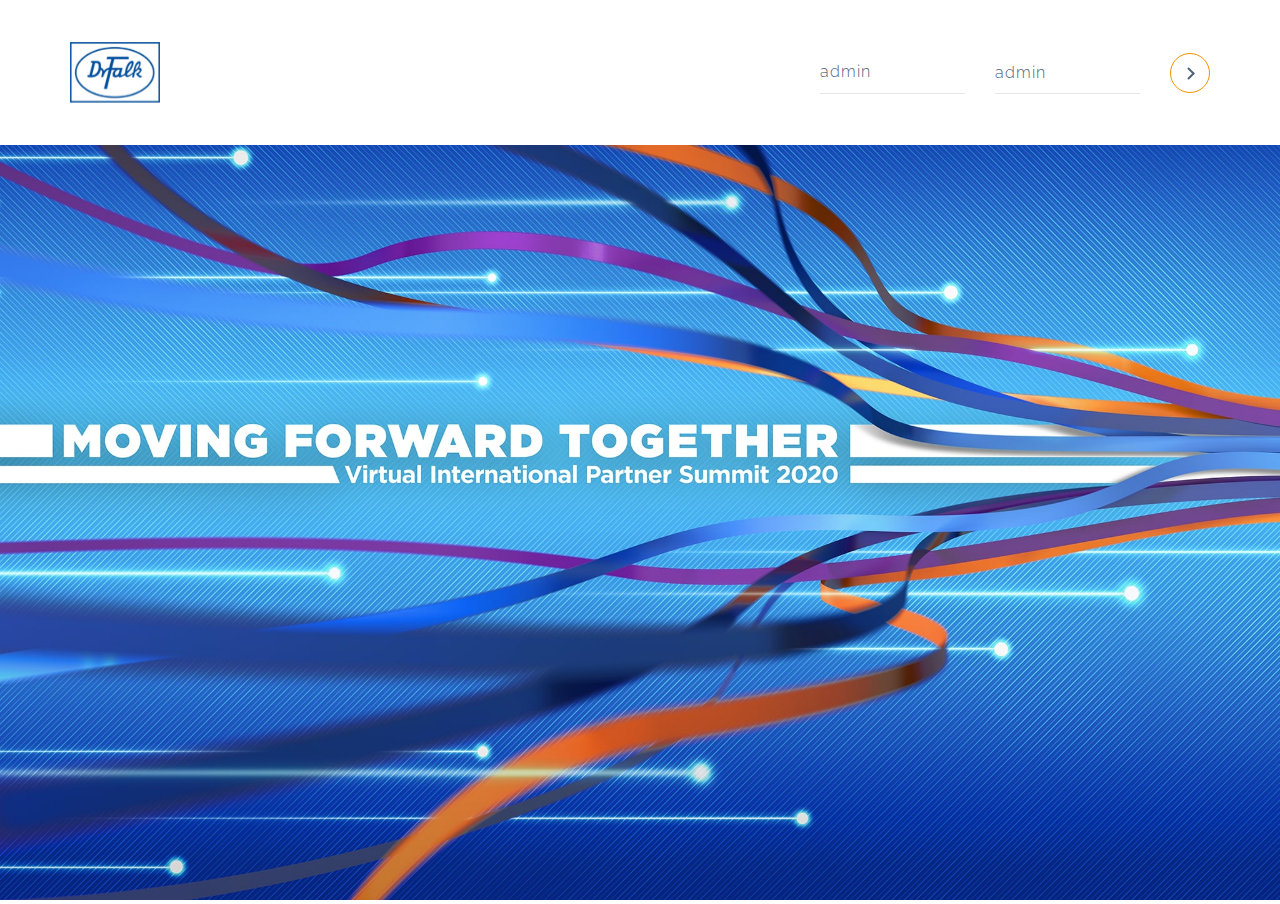
<file: index.html>
<!DOCTYPE html>
<html lang="de">

<head>
  <meta charset="utf-8" />
  <meta http-equiv="X-UA-Compatible" content="IE=edge" />
  <meta name="type" content="website" />
  <meta name="description" content="default" />
  <meta name="viewport" content="width=device-width, initial-scale=1 user-scalable=0" />
  <meta property="og:image" content="" />
  <title>Dr Falk</title>
  <link rel="stylesheet" href="css/app.css" />
  <link rel="stylesheet" href="js/fancybox/jquery.fancybox.min.css" />
  <link rel="shortcut icon" href="./img/fav/favicon.ico" type="image/x-icon">
  <meta name="msapplication-TileColor" content="" />
  <meta name="theme-color" content="#ffffff" />
</head>

<body class="enter-page">
  <header>
    <div class="wrapper">
      <div class="enter-container">
        <div class="enter-branding">
          <a href="/" title="branding">
            <img class="enter-branding__image" src="./img/logo.svg" alt="Company Logo" />
          </a>
        </div>
        <div class="enter-form">
          <form action="" class="form form-signup">
            <input id="signup-name" type="text" name="user_name" placeholder="admin" required>
            <input id="signup-password" type="password" autocomplete="on" name="user_password" placeholder="admin"
              required>
            <button class="disabled" id="submit" type="submit"></button>
          </form>
        </div>
      </div>
    </div>
  </header>
  <main>
    <section class="main-bg">
      <div class="picture">
        <img class="hero__image" src="./img/hero.jpg" alt="Hero img" />
      </div>
    </section>
  </main>
  <script src="./js/jquery-3.5.1.min.js"></script>
  <script src="./js/pass.js"></script>
</body>

</html>
</file>
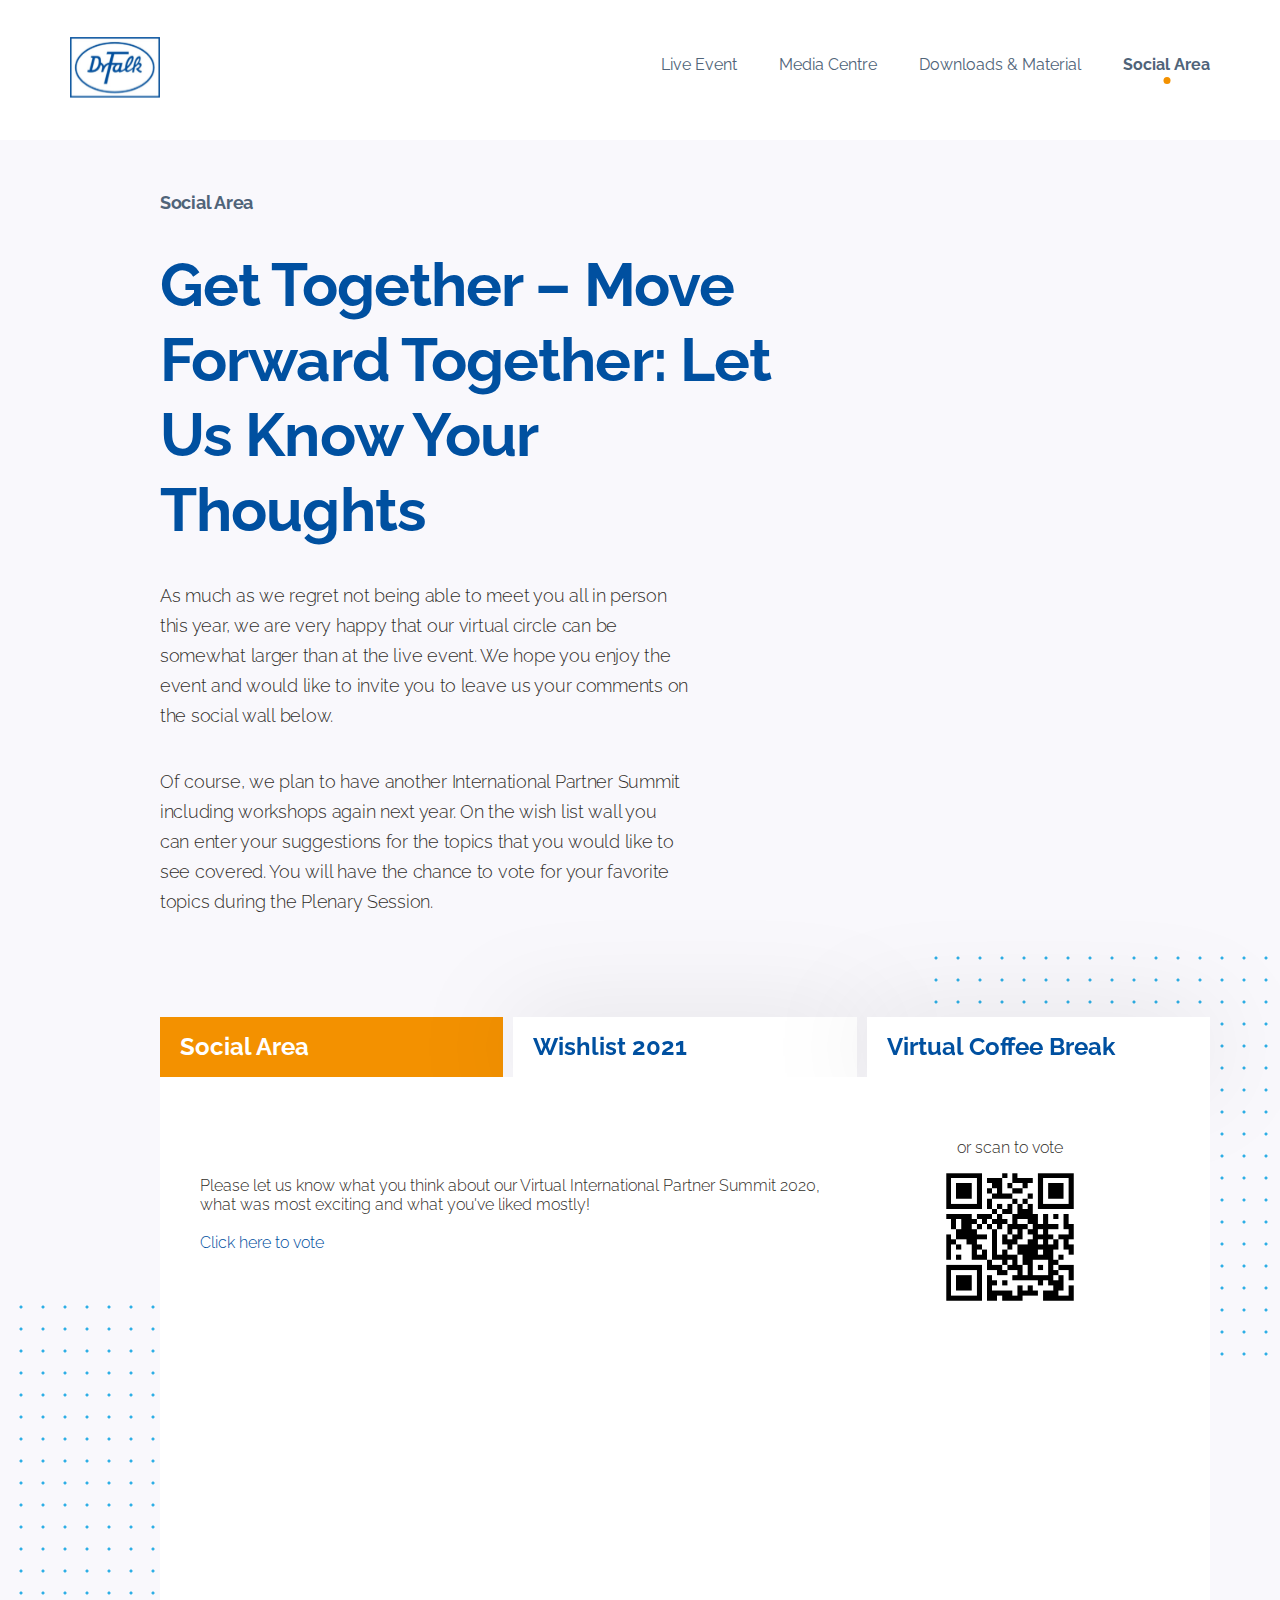
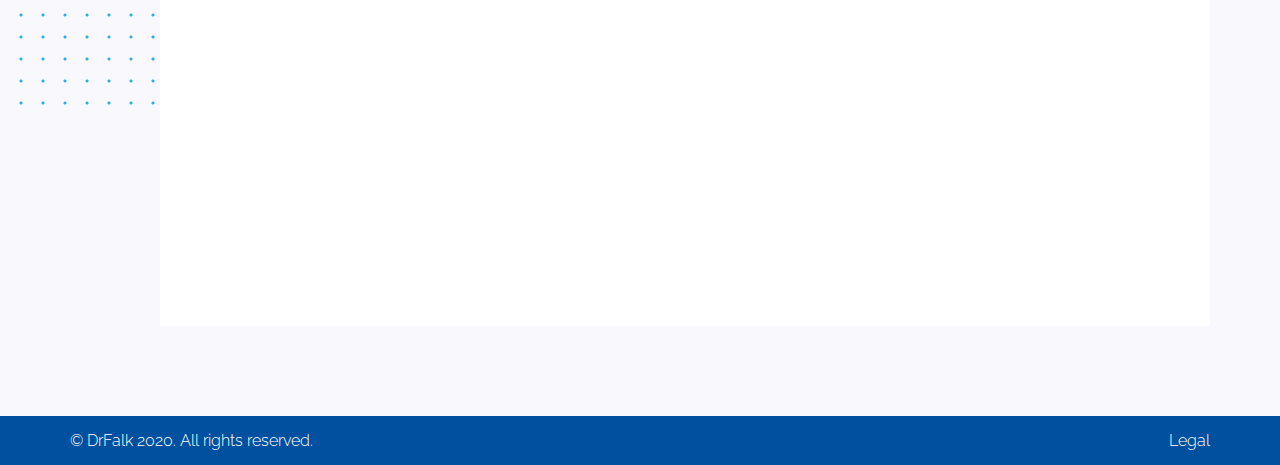
<file: social-area.html>
<!DOCTYPE html>
<html lang="de">

<head>
    <meta charset="utf-8" />
    <meta http-equiv="X-UA-Compatible" content="IE=edge" />
    <meta name="type" content="website" />
    <meta name="description" content="default" />
    <meta name="viewport" content="width=device-width, initial-scale=1 user-scalable=0" />
    <meta property="og:image" content="" />
    <title>Dr Falk | Social Wall</title>
    <link rel="stylesheet" href="css/app.css" />
    <link rel="stylesheet" href="js/fancybox/jquery.fancybox.min.css" />
    <link rel="shortcut icon" href="./img/fav/favicon.ico" type="image/x-icon" />
    <meta name="msapplication-TileColor" content="" />
    <meta name="theme-color" content="#ffffff" />
</head>

<body>
    <div class="general-wrapper">
        <header>
            <div class="header-fixed-wrapper">
                <div class="wrapper">
                    <div class="branding">
                        <a href="/" title="branding">
                            <img class="branding__image" src="./img/logo.svg" alt="Company Logo" />
                        </a>
                    </div>
                    <div class="header__navigation">
                        <div class="bar-branding">
                            <a href="/" title="branding">
                                <img class="branding__image" src="./img/logo.svg" alt="Company Logo" />
                            </a>
                        </div>
                        <nav class="navbar">
                            <ul class="navbar__list" id="menu">
                                <li class="menuItem">
                                    <a href="./stream.html" title="Live Stream">Live Event</a>
                                </li>
                                <li class="menuItem">
                                    <a href="./media_centre.html" title="Media Centre">Media Centre</a>
                                </li>
                                <li class="menuItem">
                                    <a href="./downloads.html" title="Downloads & Material">Downloads & Material</a>
                                </li>
                                <li class="menuItem active">
                                    <a href="./social-area.html" title="Social Area">Social Area</a>
                                </li>
                            </ul>
                        </nav>
                    </div>
                    <div class="overflow-menu"></div>
                    <div class="spinner">
                        <span class="spinner-line diagonal part-1"></span>
                        <span class="spinner-line horizontal"></span>
                        <span class="spinner-line diagonal part-2"></span>
                    </div>
                </div>
            </div>
        </header>
        <main>
            <section class="media media--social-wall">
                <div class="wrapper">
                    <div class="media-main-title media-main-title--text">
                        <h1 class="media-title">Social Area</h1>
                        <h2 class="media-subtitle">
                            Get Together – Move Forward Together: Let Us Know Your Thoughts
                        </h2>
                        <div class="text-conteiner">
                            <p>
                                As much as we regret not being able to meet you all in person
                                this year, we are very happy that our virtual circle can be
                                somewhat larger than at the live event. We hope you enjoy the
                                event and would like to invite you to leave us your comments
                                on the social wall below.
                            </p>
                            <p>
                                Of course, we plan to have another International Partner
                                Summit including workshops again next year. On the wish list
                                wall you can enter your suggestions for the topics that you
                                would like to see covered. You will have the chance to vote
                                for your favorite topics during the Plenary Session.
                            </p>
                        </div>
                    </div>
                    <div class="media-box">
                        <div class="media-cards media-cards--social">
                            <ul class="tabs">
                                <li class="tabs-btn active">Social Area</li>
                                <li class="tabs-btn">Wishlist 2021</li>
                                <li><a class="tabs-link"
                                        href="https://www.wonder.me/r?id=de477b1a-4da7-4bb6-9b3f-d3b5c0cb50aa"
                                        target="_blank">Virtual Coffee Break</a></li>
                            </ul>
                            <ul class="tab__content">
                                <li class="active">
                                    <div class="content__wrapper">
                                        <div class="qr-box">
                                            <div class="qr-box--text">
                                                <p>
                                                    Please let us know what you think about our Virtual
                                                    International Partner Summit 2020, what was most
                                                    exciting and what you've liked mostly!<br /><br /><a
                                                        href="https://www.menti.com/ekvn8s1mrv" target="_blank" title="Click here to
                                                        vote">Click here to vote</a>
                                                </p>
                                            </div>
                                            <div class="qr-box--img">
                                                <p>or scan to vote</p>
                                                <img src="./img/qr_social.png" alt="qr code" />
                                            </div>
                                        </div>
                                        <div style="
                          position: relative;
                          padding-bottom: 56.25%;
                          padding-top: 35px;
                          height: 0;
                          overflow: hidden;
                        ">
                                            <iframe sandbox="allow-scripts allow-same-origin allow-presentation"
                                                allowfullscreen="true" allowtransparency="true" frameborder="0"
                                                height="315"
                                                src="https://www.mentimeter.com/embed/3346d30b0dc32f32a3656b8b1ed11770/ecd3efd50acc"
                                                style="
                            position: absolute;
                            top: 0;
                            left: 0;
                            width: 100%;
                            height: 100%;
                          " width="420"></iframe>
                                        </div>
                                    </div>
                                </li>
                                <li>
                                    <div class="content__wrapper">
                                        <!-- <h2 class="tab__conten-title">Some title</h2> -->
                                        <div class="qr-box">
                                            <div class="qr-box--text">
                                                <p>
                                                    Please let us know which workshop topics you wish
                                                    for 2021. This can be topics around e.g. digital
                                                    marketing, products, sales, market access, medical
                                                    science or compliance. <br /><br /><a
                                                        href="https://www.menti.com/3x5w5iv758" target="_blank" title="Click here to
                                                        vote">Click here to vote</a>
                                                </p>
                                            </div>
                                            <div class="qr-box--img">
                                                <p>or scan to vote</p>
                                                <img src="./img/qr_wish.png" alt="qr code" />
                                            </div>
                                        </div>
                                        <div style="
                          position: relative;
                          padding-bottom: 56.25%;
                          padding-top: 35px;
                          height: 0;
                          overflow: hidden;
                        ">
                                            <iframe sandbox="allow-scripts allow-same-origin allow-presentation"
                                                allowfullscreen="true" allowtransparency="true" frameborder="0"
                                                height="315"
                                                src="https://www.mentimeter.com/embed/3f408a40fb784282ad1162bd4eab2284/c073b6379bc6"
                                                style="
                            position: absolute;
                            top: 0;
                            left: 0;
                            width: 100%;
                            height: 100%;
                          " width="420"></iframe>
                                        </div>
                                    </div>
                                </li>
                            </ul>
                        </div>
                    </div>
                </div>
            </section>
        </main>
        <footer>
            <div class="wrapper">
                <ul class="footer-nav--list">
                    <li>&copy; DrFalk 2020. All rights reserved.</li>
                    <li>
                        <a href="http://www.drfalkpharma.com/service/privacy-policy/dr-falk-pharma-gmbh/?L=1"
                            target="_blank" title="">Legal</a>
                    </li>
                </ul>
            </div>
        </footer>
    </div>

    <script src="./js/jquery-3.5.1.min.js"></script>
    <script src="./js/main.js"></script>
    <script src="./js/tabs.js"></script>
</body>

</html>
</file>
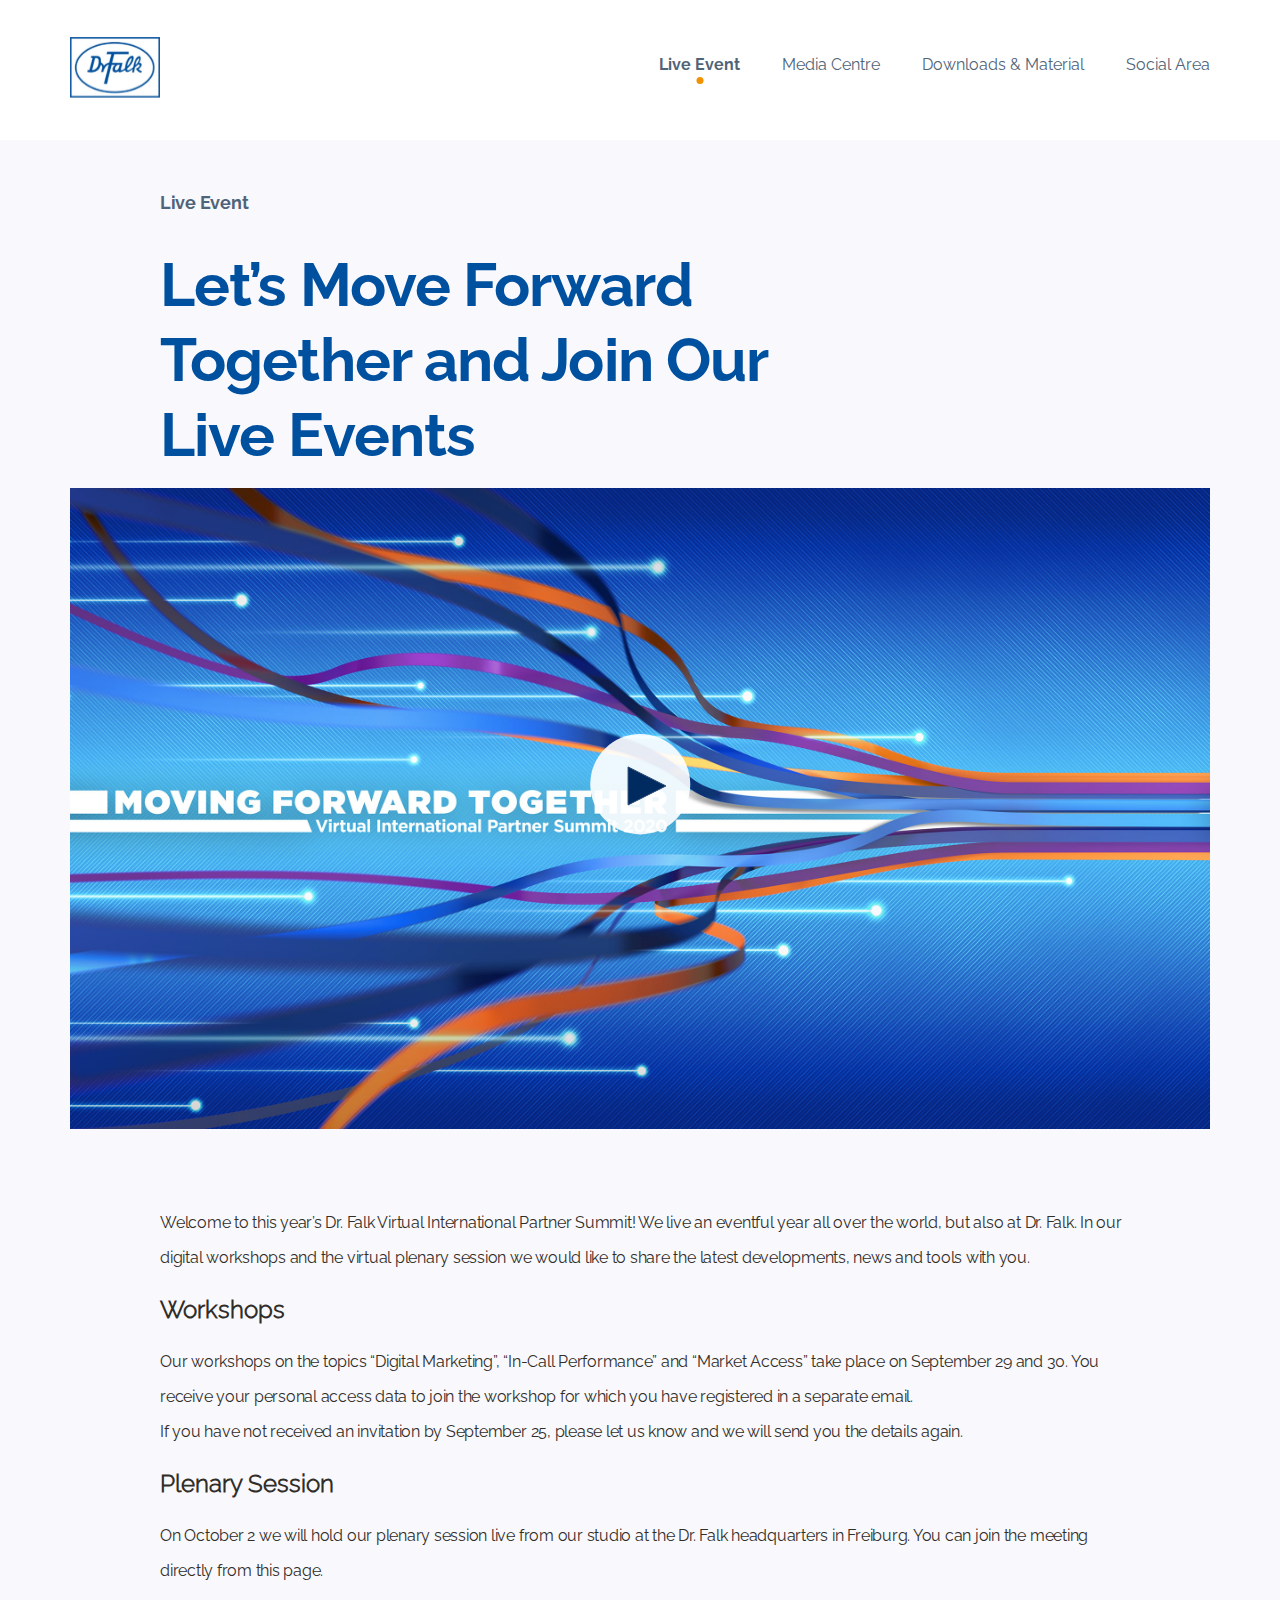
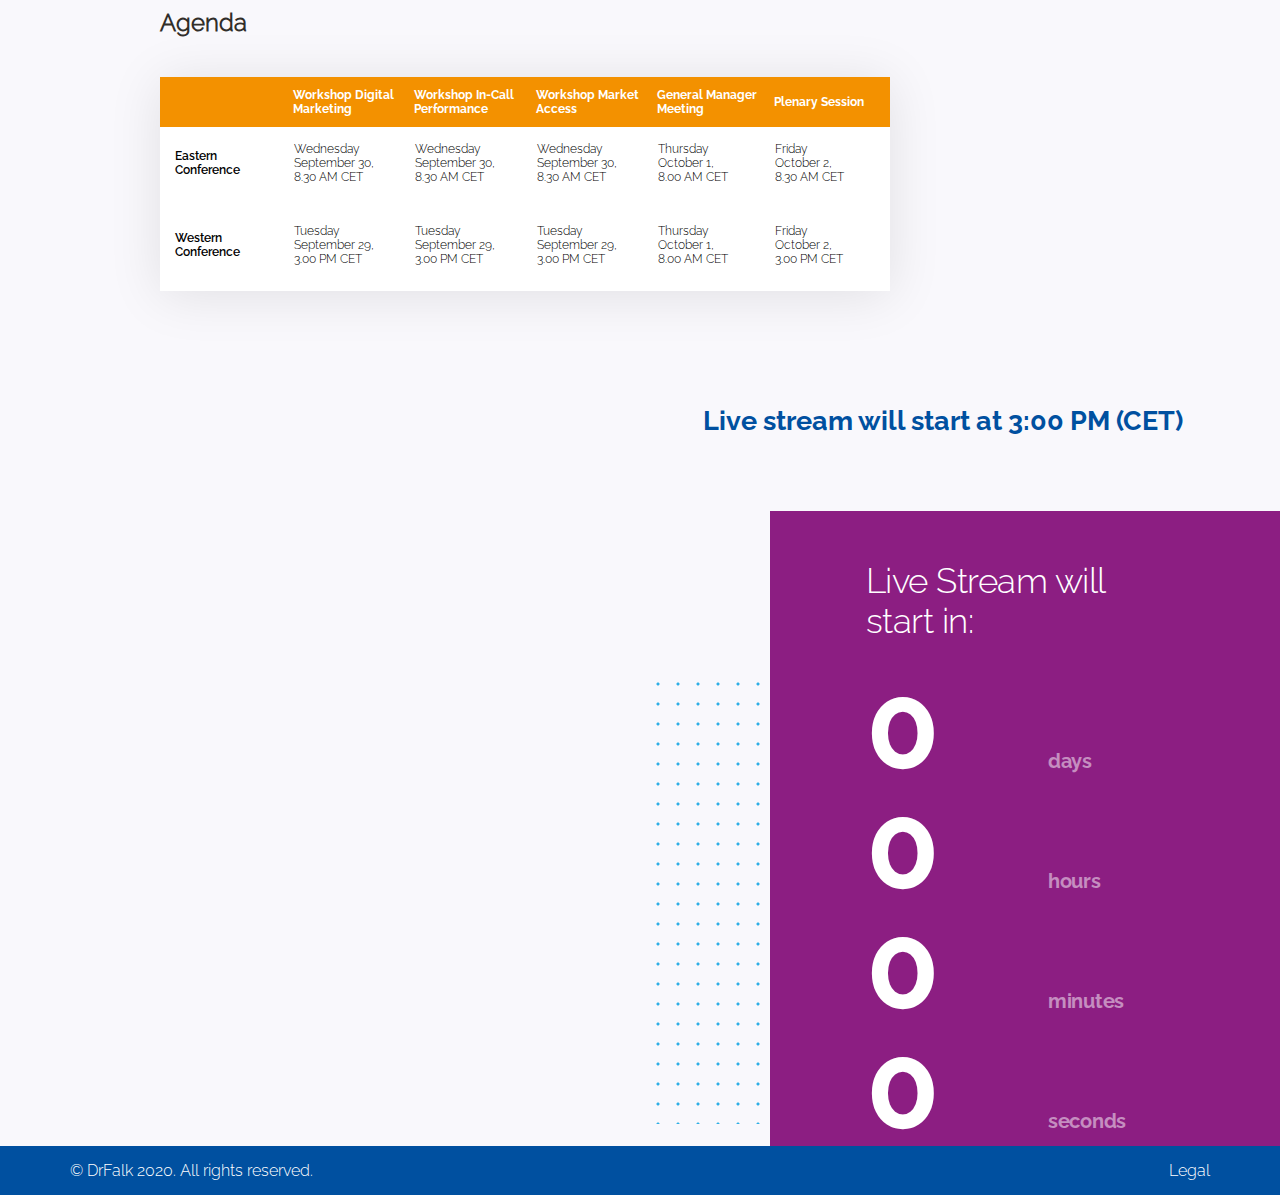
<file: stream.html>
<!DOCTYPE html>
<html lang="de">

<head>
    <meta charset="utf-8">
    <meta http-equiv="X-UA-Compatible" content="IE=edge">
    <meta name="type" content="website">
    <meta name="description" content="default">
    <meta name="viewport" content="width=device-width, initial-scale=1 user-scalable=0">
    <meta property="og:image" content="">
    <title>Dr Falk | Live Event</title>
    <link rel="stylesheet" href="css/app.css">
    <link rel="stylesheet" href="css/modal-approval.css">
    <link rel="stylesheet" href="js/fancybox/jquery.fancybox.min.css">
    <link rel="shortcut icon" href="./img/fav/favicon.ico" type="image/x-icon">
    <meta name="msapplication-TileColor" content="">
    <meta name="theme-color" content="#ffffff">
</head>

<body>
    <div class="general-wrapper">
        <header>
            <div class="header-fixed-wrapper">
                <div class="wrapper">
                    <div class="branding">
                        <a href="/" title="branding">
                            <img class="branding__image" src="./img/logo.svg" alt="Company Logo" />
                        </a>
                    </div>
                    <div class="header__navigation">
                        <div class="bar-branding">
                            <a href="/" title="branding">
                                <img class="branding__image" src="./img/logo.svg" alt="Company Logo" />
                            </a>
                        </div>
                        <nav class="navbar">
                            <ul class="navbar__list" id="menu">
                                <li class="menuItem active"><a href="./stream.html" title="Live Stream">Live Event</a>
                                </li>
                                <li class="menuItem"><a href="./media_centre.html" title="Media Centre">Media Centre</a>
                                </li>
                                <li class="menuItem"><a href="./downloads.html" title="Downloads & Material">Downloads &
                                        Material</a>
                                </li>
                                <li class="menuItem"><a href="./social-area.html" title="Social Area">Social Area</a>
                                </li>
                            </ul>
                        </nav>
                    </div>
                    <div class="overflow-menu"></div>
                    <div class="spinner">
                        <span class="spinner-line diagonal part-1"></span>
                        <span class="spinner-line horizontal"></span>
                        <span class="spinner-line diagonal part-2"></span>
                    </div>
                </div>
            </div>
        </header>
        <main>
            <section class="stream">
                <div class="wrapper wrapper--timer">
                    <div class="stream-main-title">
                        <h1 class="stream-title">Live Event</h1>
                        <h2 class="stream-subtitle">Let’s Move Forward Together and Join Our Live Events</h2>
                    </div>
                    <div class="stream-box--wrapper stream-box--wrapper-video">
                        <!-- <div id="sdnPlayer_QyKPkCWfVTcDvYJ" style="width:100%;height:360px;">
                        </div> -->
                        <div class="video__wrapper">
                            <a href="https://vimeo.com/453578878" data-fancybox="gallery" data-title="Video"
                                class="video__lining">
                                <img class="video__image" src="img/hero.jpg" alt="My default image">
                                <!-- <img class="video__image_ie" src="img/hero.jpg" alt="My default image"> -->
                                <div class="video__heading-wrapper">
                                    <div class="video__heading-icon">
                                        <svg width="101px" height="101px" viewBox="0 0 101 101" version="1.1"
                                            xmlns="http://www.w3.org/2000/svg"
                                            xmlns:xlink="http://www.w3.org/1999/xlink">
                                            <g id="Screen-Design" stroke="none" stroke-width="1" fill="none"
                                                fill-rule="evenodd">
                                                <g id="01.00_Single-Pager_V2_Start"
                                                    transform="translate(-658.000000, -371.000000)">
                                                    <g id="Group-4" transform="translate(100.000000, 109.000000)">
                                                        <g id="icn_play" transform="translate(558.248996, 262.000000)">
                                                            <ellipse id="Oval" fill="#FFFFFF" opacity="0.9" cx="50"
                                                                cy="50.2016129" rx="50" ry="50.2016129"></ellipse>
                                                            <polygon id="Triangle" stroke="#294973" fill="#002B61"
                                                                transform="translate(56.751004, 51.923695) rotate(-270.000000) translate(-56.751004, -51.923695) "
                                                                points="56.751004 33 75.751004 70.8473896 37.751004 70.8473896">
                                                            </polygon>
                                                        </g>
                                                    </g>
                                                </g>
                                            </g>
                                        </svg>
                                    </div>
                                </div>
                            </a>
                        </div>

                    </div>
                </div>
                <div class="wrapper wrapper--timer">
                    <div class="stream-main-title">
                        <p class="stream-text">
                            Welcome to this year’s Dr. Falk Virtual International Partner Summit!
                            We live an eventful year all over the world, but also at Dr. Falk. In our digital workshops
                            and the virtual plenary session we would like to share the latest developments, news and
                            tools
                            with you.

                        </p>
                        <h2>Workshops</h2>
                        <p class="stream-text">Our workshops on the topics “Digital Marketing”, “In-Call Performance”
                            and “Market Access” take place on September 29 and 30.
                            You receive your personal access data to join the workshop for which you have registered in
                            a separate email. <br>If you have not received an invitation by September 25, please let us
                            know
                            and we will send you the details again.
                        </p>
                        <h2>Plenary Session</h2>
                        <p class="stream-text">On October 2 we will hold our plenary session live from our studio at
                            the
                            Dr. Falk headquarters in Freiburg.
                            You can join the meeting directly from this page.
                        </p>
                        <h2>Agenda</h2>
                        <div class="stream-table">
                            <table class="rwd-table">
                                <tr>
                                    <th></th>
                                    <th>Workshop Digital
                                        Marketing</th>
                                    <th>Workshop In-Call
                                        Performance</th>
                                    <th>Workshop Market
                                        Access</th>
                                    <th>General Manager
                                        Meeting</th>
                                    <th>Plenary Session</th>
                                </tr>
                                <tr>
                                    <td>Eastern Conference</td>
                                    <td>Wednesday</br>
                                        September 30,</br>
                                        8.30 AM CET</td>
                                    <td>Wednesday</br>
                                        September 30,</br>
                                        8.30 AM CET</td>
                                    <td>Wednesday</br>
                                        September 30,</br>
                                        8.30 AM CET</td>
                                    <td>Thursday</br>
                                        October 1,</br>
                                        8.00 AM CET</td>
                                    <td>Friday</br>
                                        October 2,</br>
                                        8.30 AM CET</td>
                                </tr>
                                <tr>
                                    <td>Western Conference</td>
                                    <td>Tuesday</br>
                                        September 29,</br>
                                        3.00 PM CET</td>
                                    <td>Tuesday</br>
                                        September 29,</br>
                                        3.00 PM CET</td>
                                    <td>Tuesday</br>
                                        September 29,</br>
                                        3.00 PM CET</td>
                                    <td>Thursday</br>
                                        October 1,</br>
                                        8.00 AM CET</td>
                                    <td>Friday</br>
                                        October 2,</br>
                                        3.00 PM CET</td>
                                </tr>
                            </table>
                        </div>
                    </div>
                    <div class="stream-box--container">
                        <div class="stream-box">
                            <h2>Live stream will start at 3:00 PM (CET)</h2>
                            <div class="stream-box--wrapper">
                                <div class="stream-box--timer">
                                    <div id="timer" class="timer col">
                                        <div class="title-section">
                                            <p class="timer-title">Live Stream will start in:</p>
                                        </div>
                                        <div class="timer-wrapper">
                                            <div class="timer-section">
                                                <div class="days-block">
                                                    <span class="days">0</span>
                                                    <span class="timer-day">days</span>
                                                </div>
                                            </div>
                                            <div class="timer-section">
                                                <div class="hours-block">
                                                    <span class="hours">0</span>
                                                    <span class="timer-hrs">hours</span>
                                                </div>
                                            </div>
                                            <div class="timer-section">
                                                <div class="minutes-block">
                                                    <span class="minutes">0</span>
                                                    <span class="timer-min">minutes</span>
                                                </div>
                                            </div>
                                            <div class="timer-section">
                                                <div class="seconds-block">
                                                    <span class="seconds">0</span>
                                                    <span class="timer-sec">seconds</span>
                                                </div>
                                            </div>
                                        </div>
                                    </div>

                                </div>
                                <div class="stream-box--video video">
                                    <div class="video__wrapper">
                                        <div id="sdnPlayer_ZhqkWcrPDRdzQCB" style="width:100%;height:360px;"></div>
                                    </div>
                                </div>
                            </div>
                        </div>
                    </div>
                </div>
            </section>
        </main>
        <footer>
            <div class="wrapper">
                <ul class="footer-nav--list">
                    <li>&copy; DrFalk 2020. All rights reserved.</li>
                    <li><a href="http://www.drfalkpharma.com/service/privacy-policy/dr-falk-pharma-gmbh/?L=1"
                            target="_blank" title="">Legal</a></li>
                </ul>
            </div>
        </footer>
    </div>
    <script type="text/javascript" src="https://playout.3qsdn.com/player/js/sdnplayer.js"></script>
    <script type="text/javascript"
        src="https://playout.3qsdn.com/dbdb16f3-f92e-11ea-b206-0cc47a188158?js=true&container=sdnPlayer_QyKPkCWfVTcDvYJ&width=100%25&height=100%25&layout=responsive">
    </script>
    <script type="text/javascript" src="https://playout.3qsdn.com/player/js/sdnplayer.js"></script>
    <script type="text/javascript"
        src="https://playout.3qsdn.com/17c2c5d8-fcbc-11ea-b206-0cc47a188158?js=true&container=sdnPlayer_ZhqkWcrPDRdzQCB&width=100%25&height=100%25&layout=responsive">
    </script>

    <script src="./js/jquery-3.5.1.min.js"></script>
    <script src="./js/fancybox/jquery.fancybox.min.js"></script>
    <script src="./js/main.js"></script>
    <script src="./js/timer.js"></script>

    <!-- <script>
        const videoBTN = document.querySelector('.stream-title');
        const box = document.querySelector('.stream-box');
        videoBTN.addEventListener("click", (event) => {
            box.classList.toggle("active");
        });
    </script> -->

</body>

</html>
</file>
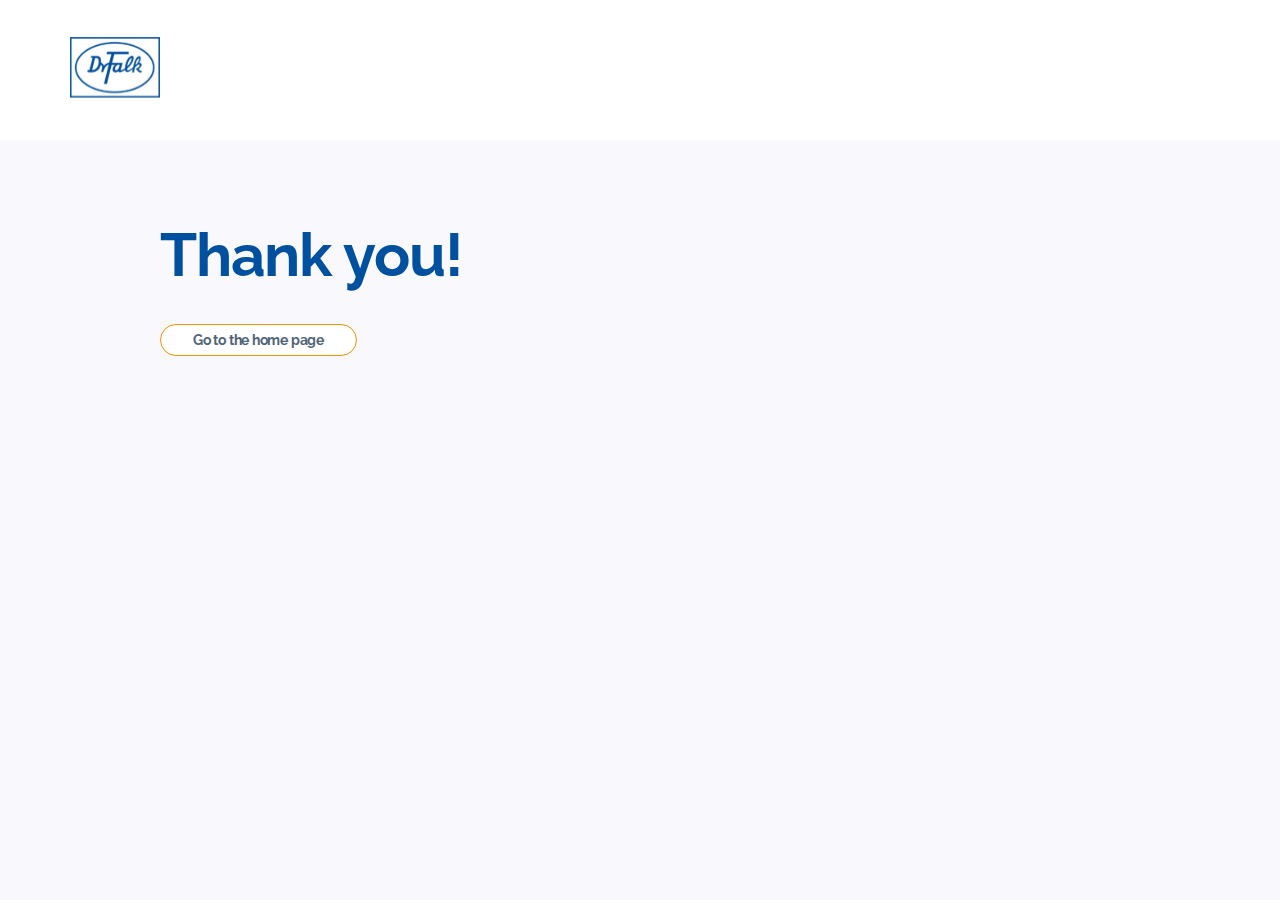
<file: thanks.html>
<!DOCTYPE html>
<html lang="de">

<head>
    <meta charset="utf-8" />
    <meta http-equiv="X-UA-Compatible" content="IE=edge" />
    <meta name="type" content="website" />
    <meta name="description" content="default" />
    <meta name="viewport" content="width=device-width, initial-scale=1 user-scalable=0" />
    <meta property="og:image" content="" />
    <title>Dr Falk</title>
    <link rel="stylesheet" href="css/app.css" />
    <link rel="stylesheet" href="js/fancybox/jquery.fancybox.min.css" />
    <link rel="shortcut icon" href="./img/fav/favicon.ico" type="image/x-icon">
    <meta name="msapplication-TileColor" content="" />
    <meta name="theme-color" content="#ffffff" />
</head>

<body>
    <div class="general-wrapper">
        <header>
            <div class="header-fixed-wrapper">
                <div class="wrapper">
                    <div class="branding">
                        <a href="/" title="branding">
                            <img class="branding__image" src="./img/logo.svg" alt="Company Logo" />
                        </a>
                    </div>
                    <div class="header__navigation">
                        <div class="bar-branding">
                            <a href="/" title="branding">
                                <img class="branding__image" src="./img/logo.svg" alt="Company Logo" />
                            </a>
                        </div>
                    </div>
                </div>
            </div>
        </header>

        <main>
            <section class="survey">
                <div class="wrapper">
                    <div class="survey-main-title">
                        <h1 class="survey-subtitle">Thank you!</h1>
                    </div>
                </div>

                <div class="wrapper">
                    <div class="survey-main-title">
                        <p class="survey-text">
                        </p>
                        <div><a class="button" href="/">Go to the home page</a></div>
                    </div>
                </div>
            </section>
        </main>
    </div>
    <script src="./js/jquery-3.5.1.min.js"></script>
</body>

</html>
</file>
<file: css/app.css>
@charset "UTF-8";
/* font-family: "Raleway"; */
@font-face {
  font-family: "Raleway-Light";
  src: url("../fonts/Raleway-Light.ttf");
  font-weight: 300;
  font-style: normal;
  font-display: block;
}

@font-face {
  font-family: "Raleway-Regular";
  src: url("../fonts/Raleway-Regular.ttf");
  font-weight: 400;
  font-style: normal;
  font-display: block;
}

@font-face {
  font-family: "Raleway-Medium";
  src: url("../fonts/Raleway-Medium.ttf");
  font-weight: 500;
  font-style: normal;
  font-display: block;
}

@font-face {
  font-family: "Raleway-SemiBold";
  src: url("../fonts/Raleway-SemiBold.ttf");
  font-weight: 600;
  font-style: normal;
  font-display: block;
}

@font-face {
  font-family: "Raleway-Bold";
  src: url("../fonts/Raleway-Bold.ttf");
  font-weight: 700;
  font-style: normal;
  font-display: block;
}

@font-face {
  font-family: 'fontello';
  src: url("../fonts/fontello/fontello.eot?87570221");
  src: url("../fonts/fontello/fontello.eot?87570221#iefix") format("embedded-opentype"), url("../fonts/fontello/fontello.woff2?87570221") format("woff2"), url("../fonts/fontello/fontello.woff?87570221") format("woff"), url("../fonts/fontello/fontello.ttf?87570221") format("truetype"), url("../fonts/fontello/fontello.svg?87570221#fontello") format("svg");
  font-weight: normal;
  font-style: normal;
}

/**
 *  Clearfix
 *
 *  Usage: append to container, that contains floated elements - @include clearfix;
 */
/**
 *  «Respond to» mixin
 *
 *  Mixin to manage responsive breakpoints
 *  @param {String} $breakpoint - Breakpoint name
 *  @author Hugo Giraudel
 *
 *  @require $breakpoints
 */
/**
 *  Placeholder
 *
 *  Usage: append to input fields
 */
/**
 *  Colors
 */
/**
 *  Fonts
 */
/**
 *  Global elements
 */
/**
 *  Reset defaults
 */
html,
body {
  height: 100%;
  font-family: "Raleway-Light";
  margin: 0;
  padding: 0;
  color: #312E2A;
  -webkit-transition: all 0.3s ease-in-out;
  transition: all 0.3s ease-in-out;
}

body.active {
  overflow: hidden;
}

body.enter-page {
  position: relative;
}

body.enter-page header {
  position: absolute;
  background: white;
  width: 100%;
  top: 0;
  right: 0;
}

main,
.main-bg,
.picture {
  height: inherit;
}

ul {
  margin: 0;
  padding: 0;
  list-style: none;
}

a {
  text-decoration: none;
  color: #0050A0;
}

img {
  width: 100%;
  height: 100%;
}

.wrapper {
  max-width: 1440px;
  padding: 0 70px;
  width: 100%;
  display: -webkit-box;
  display: -ms-flexbox;
  display: flex;
  margin: 0 auto;
  -webkit-box-sizing: border-box;
          box-sizing: border-box;
}

@media (max-width: 1024px) {
  .wrapper {
    padding: 0 20px;
  }
}

.general-wrapper {
  display: -webkit-box;
  display: -ms-flexbox;
  display: flex;
  -webkit-box-align: stretch;
      -ms-flex-align: stretch;
          align-items: stretch;
  -webkit-box-pack: stretch;
      -ms-flex-pack: stretch;
          justify-content: stretch;
  min-height: 100vh;
  -webkit-box-orient: vertical;
  -webkit-box-direction: normal;
      -ms-flex-direction: column;
          flex-direction: column;
  overflow: hidden;
}

.general-wrapper main {
  margin-top: 140px;
  background-color: #F9F8FC;
  -webkit-box-flex: 1;
      -ms-flex-positive: 1;
          flex-grow: 1;
}

@media (max-width: 768px) {
  .general-wrapper main {
    margin-top: 78px;
  }
}

/**
 *  Grids generator.
 *
 *  @author   Luke Kortunov
 *  @version  1.0
 */
.container {
  margin: 0 auto;
  -webkit-box-sizing: border-box;
          box-sizing: border-box;
  width: 1200px;
  padding: 0 0;
  max-width: 100%;
}

@media all and (max-width: 1200px) {
  .container {
    width: 1200px;
    padding: 0 10px;
  }
}

@media all and (max-width: 980px) {
  .container {
    width: calc( 100% - 20px);
    padding: 0 10px;
  }
}

.container .row {
  display: -webkit-box;
  display: -ms-flexbox;
  display: flex;
  -webkit-box-flex: 0;
      -ms-flex-positive: 0;
          flex-grow: 0;
  -ms-flex-negative: 0;
      flex-shrink: 0;
  width: 1200px;
  max-width: 100%;
}

@media all and (max-width: 1200px) {
  .container .row {
    width: 1180px;
  }
}

@media all and (max-width: 767px) {
  .container .row {
    -webkit-box-orient: vertical;
    -webkit-box-direction: normal;
        -ms-flex-direction: column;
            flex-direction: column;
    width: 100%;
  }
}

.container .row .col {
  width: 100px;
  padding: 0 15px;
  -webkit-box-sizing: border-box;
          box-sizing: border-box;
}

@media all and (max-width: 1200px) {
  .container .row .col {
    width: 98.33333px;
    padding: 0 10px;
  }
}

@media all and (max-width: 980px) {
  .container .row .col {
    width: 100%;
    padding: 0 10px;
  }
}

.container .row .col.col-1 {
  width: 100px;
}

@media all and (max-width: 1200px) {
  .container .row .col.col-1 {
    width: 98.33333px;
    padding: 0 10px;
  }
}

@media all and (max-width: 767px) {
  .container .row .col.col-1 {
    width: 100%;
    padding: 0 10px;
  }
}

.container .row .col.col-2 {
  width: 200px;
}

@media all and (max-width: 1200px) {
  .container .row .col.col-2 {
    width: 196.66667px;
    padding: 0 10px;
  }
}

@media all and (max-width: 767px) {
  .container .row .col.col-2 {
    width: 100%;
    padding: 0 10px;
  }
}

.container .row .col.col-3 {
  width: 300px;
}

@media all and (max-width: 1200px) {
  .container .row .col.col-3 {
    width: 295px;
    padding: 0 10px;
  }
}

@media all and (max-width: 767px) {
  .container .row .col.col-3 {
    width: 100%;
    padding: 0 10px;
  }
}

.container .row .col.col-4 {
  width: 400px;
}

@media all and (max-width: 1200px) {
  .container .row .col.col-4 {
    width: 393.33333px;
    padding: 0 10px;
  }
}

@media all and (max-width: 767px) {
  .container .row .col.col-4 {
    width: 100%;
    padding: 0 10px;
  }
}

.container .row .col.col-5 {
  width: 500px;
}

@media all and (max-width: 1200px) {
  .container .row .col.col-5 {
    width: 491.66667px;
    padding: 0 10px;
  }
}

@media all and (max-width: 767px) {
  .container .row .col.col-5 {
    width: 100%;
    padding: 0 10px;
  }
}

.container .row .col.col-6 {
  width: 600px;
}

@media all and (max-width: 1200px) {
  .container .row .col.col-6 {
    width: 590px;
    padding: 0 10px;
  }
}

@media all and (max-width: 767px) {
  .container .row .col.col-6 {
    width: 100%;
    padding: 0 10px;
  }
}

.container .row .col.col-7 {
  width: 700px;
}

@media all and (max-width: 1200px) {
  .container .row .col.col-7 {
    width: 688.33333px;
    padding: 0 10px;
  }
}

@media all and (max-width: 767px) {
  .container .row .col.col-7 {
    width: 100%;
    padding: 0 10px;
  }
}

.container .row .col.col-8 {
  width: 800px;
}

@media all and (max-width: 1200px) {
  .container .row .col.col-8 {
    width: 786.66667px;
    padding: 0 10px;
  }
}

@media all and (max-width: 767px) {
  .container .row .col.col-8 {
    width: 100%;
    padding: 0 10px;
  }
}

.container .row .col.col-9 {
  width: 900px;
}

@media all and (max-width: 1200px) {
  .container .row .col.col-9 {
    width: 885px;
    padding: 0 10px;
  }
}

@media all and (max-width: 767px) {
  .container .row .col.col-9 {
    width: 100%;
    padding: 0 10px;
  }
}

.container .row .col.col-10 {
  width: 1000px;
}

@media all and (max-width: 1200px) {
  .container .row .col.col-10 {
    width: 983.33333px;
    padding: 0 10px;
  }
}

@media all and (max-width: 767px) {
  .container .row .col.col-10 {
    width: 100%;
    padding: 0 10px;
  }
}

.container .row .col.col-11 {
  width: 1100px;
}

@media all and (max-width: 1200px) {
  .container .row .col.col-11 {
    width: 1081.66667px;
    padding: 0 10px;
  }
}

@media all and (max-width: 767px) {
  .container .row .col.col-11 {
    width: 100%;
    padding: 0 10px;
  }
}

.container .row .col.col-12 {
  width: 1200px;
}

@media all and (max-width: 1200px) {
  .container .row .col.col-12 {
    width: 1180px;
    padding: 0 10px;
  }
}

@media all and (max-width: 767px) {
  .container .row .col.col-12 {
    width: 100%;
    padding: 0 10px;
  }
}

/**
 *  Clearfix
 *
 *  Usage: append to container, that contains floated elements - @include clearfix;
 */
/**
 *  «Respond to» mixin
 *
 *  Mixin to manage responsive breakpoints
 *  @param {String} $breakpoint - Breakpoint name
 *  @author Hugo Giraudel
 *
 *  @require $breakpoints
 */
/**
 *  Placeholder
 *
 *  Usage: append to input fields
 */
#overlay {
  top: 0;
  left: 0;
  width: 100%;
  height: 100%;
  display: none;
  position: fixed;
  -webkit-box-align: center;
      -ms-flex-align: center;
          align-items: center;
  -webkit-box-pack: center;
      -ms-flex-pack: center;
          justify-content: center;
  background-color: rgba(0, 0, 0, 0.75);
}

#overlay .modal {
  -webkit-box-flex: 1;
      -ms-flex-positive: 1;
          flex-grow: 1;
  display: none;
  max-width: 50%;
  max-height: 70%;
  min-width: 320px;
  -ms-flex-preferred-size: auto;
      flex-basis: auto;
  min-height: 320px;
  background-color: #ffffff;
}

.spinner {
  display: block;
  -webkit-box-sizing: border-box;
          box-sizing: border-box;
  cursor: pointer;
  z-index: 102;
  height: 13px;
  width: 22px;
  margin: 6px 2px;
}

@media (min-width: 769px) {
  .spinner {
    display: none;
  }
}

.spinner .spinner-line {
  -webkit-transition: all 0.3s;
  transition: all 0.3s;
  -webkit-box-sizing: border-box;
          box-sizing: border-box;
  position: absolute;
  height: 2px;
  width: 20px;
  background-color: #506479;
}

.spinner .horizontal {
  -webkit-transition: all 0.3s;
  transition: all 0.3s;
  -webkit-box-sizing: border-box;
          box-sizing: border-box;
  position: relative;
  float: left;
  margin-top: 3px;
}

.spinner .diagonal.part-1 {
  position: relative;
  -webkit-transition: all 0.3s;
  transition: all 0.3s;
  -webkit-box-sizing: border-box;
          box-sizing: border-box;
  float: left;
}

.spinner .diagonal.part-2 {
  -webkit-transition: all 0.3s;
  transition: all 0.3s;
  -webkit-box-sizing: border-box;
          box-sizing: border-box;
  position: relative;
  float: left;
  margin-top: 3px;
}

.spinner .spinner-line.active.horizontal {
  -webkit-transition: all 0.3s;
  transition: all 0.3s;
  -webkit-box-sizing: border-box;
          box-sizing: border-box;
  opacity: 0;
  margin-top: 0;
}

.spinner .spinner-line.active.diagonal.part-1 {
  -webkit-transition: all 0.3s;
  transition: all 0.3s;
  -webkit-box-sizing: border-box;
          box-sizing: border-box;
  -webkit-transform: rotate(135deg);
          transform: rotate(135deg);
  margin-top: 6px;
}

.spinner .spinner-line.active.diagonal.part-2 {
  -webkit-transition: all 0.3s;
  transition: all 0.3s;
  -webkit-box-sizing: border-box;
          box-sizing: border-box;
  -webkit-transform: rotate(-135deg);
          transform: rotate(-135deg);
  margin-top: -4px;
}

button,
.button {
  -webkit-transition: all 0.3s ease-in-out;
  transition: all 0.3s ease-in-out;
  cursor: pointer;
  font-family: "Raleway-Bold";
  font-size: 14px;
  line-height: 30px;
  letter-spacing: -0.015em;
  background-color: #ffffff;
  color: #506479;
  padding: 0 32px;
  border: 1px solid #F39100;
  -webkit-box-sizing: border-box;
          box-sizing: border-box;
  border-radius: 50px;
}

button:hover,
.button:hover {
  -webkit-transition: all 0.3s ease-in-out;
  transition: all 0.3s ease-in-out;
  color: #ffffff;
  background-color: #F39100;
}

button:focus, button:active,
.button:focus,
.button:active {
  outline: none;
}

.video-popup--close {
  position: absolute;
  cursor: pointer;
  display: -webkit-box;
  display: -ms-flexbox;
  display: flex;
  width: 70px;
  height: 70px;
  background-color: #F39100;
  -webkit-box-align: center;
      -ms-flex-align: center;
          align-items: center;
  text-align: center;
  -webkit-box-pack: center;
      -ms-flex-pack: center;
          justify-content: center;
  top: 0;
  right: 0;
  z-index: 2;
}

@media (max-width: 768px) {
  .video-popup--close {
    width: 45px;
    height: 45px;
  }
}

.video-popup--close:before {
  -webkit-transition: all 0.3s ease-in-out;
  transition: all 0.3s ease-in-out;
  position: absolute;
  content: '';
  background-color: #ffffff;
  height: 3px;
  width: 22px;
  border-radius: 50px;
  -webkit-transform: rotate(135deg);
          transform: rotate(135deg);
}

.video-popup--close:after {
  -webkit-transition: all 0.3s ease-in-out;
  transition: all 0.3s ease-in-out;
  position: absolute;
  content: '';
  background-color: #ffffff;
  height: 3px;
  width: 22px;
  border-radius: 50px;
  -webkit-transform: rotate(-135deg);
          transform: rotate(-135deg);
}

.video-popup--close:hover:after {
  -webkit-transition: all 0.3s ease-in-out;
  transition: all 0.3s ease-in-out;
  -webkit-transform: rotate(-135deg) scale(1.5);
          transform: rotate(-135deg) scale(1.5);
}

.video-popup--close:hover:before {
  -webkit-transition: all 0.3s ease-in-out;
  transition: all 0.3s ease-in-out;
  -webkit-transform: rotate(135deg) scale(1.5);
          transform: rotate(135deg) scale(1.5);
}

.sdnicbsun-play:before {
  content: "" !important;
  position: absolute;
  top: 0;
  left: 0;
  width: 94px;
  height: 94px;
  display: block;
  background-color: rgba(243, 145, 0, 0.5);
  border-radius: 50%;
  background-image: url(../img/play-button.svg);
  background-position: center;
  background-repeat: no-repeat;
}

/**components*/
header .header-fixed-wrapper {
  position: fixed;
  top: 0;
  left: 0;
  width: 100%;
  -webkit-box-sizing: border-box;
          box-sizing: border-box;
  background-color: white;
  z-index: 1001;
}

header .header-fixed-wrapper .wrapper {
  display: -webkit-box;
  display: -ms-flexbox;
  display: flex;
  -webkit-box-align: center;
      -ms-flex-align: center;
          align-items: center;
  -webkit-box-pack: justify;
      -ms-flex-pack: justify;
          justify-content: space-between;
  padding-top: 37px;
  padding-bottom: 37px;
}

@media (max-width: 768px) {
  header .header-fixed-wrapper .wrapper {
    padding-top: 20px;
    padding-bottom: 20px;
  }
}

header .header-fixed-wrapper .header__navigation {
  margin-left: auto;
}

@media (max-width: 768px) {
  header .header-fixed-wrapper .header__navigation {
    -webkit-transition: all 0.3s ease-in-out;
    transition: all 0.3s ease-in-out;
    display: block;
    position: fixed;
    right: 0;
    top: 0;
    -ms-flex-wrap: wrap;
        flex-wrap: wrap;
    width: 0;
    background-color: white;
    height: 100%;
    overflow: hidden;
    z-index: 5;
  }
  header .header-fixed-wrapper .header__navigation.active {
    -webkit-transition: all 0.3s ease-in-out;
    transition: all 0.3s ease-in-out;
    width: 50%;
  }
}

@media (max-width: 768px) and (max-width: 640px) {
  header .header-fixed-wrapper .header__navigation.active {
    width: 75%;
    overflow: auto;
  }
}

header .header-fixed-wrapper .header__navigation .bar-branding {
  display: none;
}

@media (max-width: 768px) {
  header .header-fixed-wrapper .header__navigation .bar-branding {
    display: block;
    position: absolute;
    top: 30px;
    left: 40px;
  }
}

header .header-fixed-wrapper .header__navigation .bar-branding .branding__image {
  max-width: 80px;
}

@media (max-width: 768px) {
  header .header-fixed-wrapper .header__navigation .navbar {
    padding: 110px 20px;
  }
}

header .header-fixed-wrapper .header__navigation .navbar .navbar__list {
  display: -webkit-box;
  display: -ms-flexbox;
  display: flex;
  -webkit-box-align: center;
      -ms-flex-align: center;
          align-items: center;
}

@media (max-width: 768px) {
  header .header-fixed-wrapper .header__navigation .navbar .navbar__list {
    display: block;
  }
}

header .header-fixed-wrapper .header__navigation .navbar li {
  -webkit-transition: all 0.3s ease-in-out;
  transition: all 0.3s ease-in-out;
  position: relative;
  padding-bottom: 10px;
  margin-right: 42px;
}

@media (max-width: 992px) {
  header .header-fixed-wrapper .header__navigation .navbar li {
    margin-right: 20px;
  }
}

@media (max-width: 768px) {
  header .header-fixed-wrapper .header__navigation .navbar li {
    margin-right: 0;
    padding: 20px 15px 20px;
  }
}

header .header-fixed-wrapper .header__navigation .navbar li.active:before {
  -webkit-transition: all 0.3s ease-in-out;
  transition: all 0.3s ease-in-out;
  position: absolute;
  content: '';
  display: block;
  width: 7px;
  height: 7px;
  background: #F39100;
  border-radius: 50%;
  bottom: 0;
  left: 50%;
  -webkit-transform: translateX(-50%);
          transform: translateX(-50%);
}

@media (max-width: 768px) {
  header .header-fixed-wrapper .header__navigation .navbar li.active:before {
    bottom: auto;
    top: 50%;
    left: 0;
    -webkit-transform: translateX(0);
            transform: translateX(0);
    -webkit-transform: translateY(-50%);
            transform: translateY(-50%);
  }
}

header .header-fixed-wrapper .header__navigation .navbar li.active a {
  font-family: "Raleway-Bold";
}

header .header-fixed-wrapper .header__navigation .navbar li a {
  font-family: "Raleway-Regular";
  font-size: 16px;
  color: #506479;
}

header .header-fixed-wrapper .header__navigation .navbar li:last-child {
  margin-right: 0;
}

header .branding__image {
  max-width: 90px;
}

@media (max-width: 768px) {
  header .branding__image {
    max-width: 50px;
  }
}

.overflow-menu {
  -webkit-transition: all 0.3s ease-in-out;
  transition: all 0.3s ease-in-out;
  z-index: -1;
  opacity: 0;
}

.header__navigation.active + .overflow-menu {
  -webkit-transition: all 0.3s ease-in-out;
  transition: all 0.3s ease-in-out;
  background-color: #506479;
  position: fixed;
  opacity: 0.8;
  width: 100vw;
  height: 100vh;
  top: 0;
  bottom: 0;
  left: 0;
  right: 0;
  z-index: 2;
}

.media,
.stream,
.survey {
  padding: 48px 0 60px;
}

.media .media-box,
.stream .media-box,
.survey .media-box {
  margin: 60px 0 0;
}

.media-main-title,
.stream-main-title,
.survey-main-title {
  max-width: 650px;
  padding-left: 90px;
}

@media (max-width: 992px) {
  .media-main-title,
  .stream-main-title,
  .survey-main-title {
    max-width: 100%;
    padding: 0 40px 0 20px;
  }
}

@media (max-width: 640px) {
  .media-main-title,
  .stream-main-title,
  .survey-main-title {
    padding: 0 20px 0 0;
  }
}

.media-main-title--text,
.stream-main-title--text,
.survey-main-title--text {
  max-width: 100%;
  margin-bottom: 22px;
}

.media-main-title--text .text-conteiner,
.stream-main-title--text .text-conteiner,
.survey-main-title--text .text-conteiner {
  display: -webkit-box;
  display: -ms-flexbox;
  display: flex;
  -ms-flex-wrap: wrap;
      flex-wrap: wrap;
}

.media-main-title--text .text-conteiner p,
.stream-main-title--text .text-conteiner p,
.survey-main-title--text .text-conteiner p {
  max-width: 530px;
  font-size: 18px;
  line-height: 30px;
  letter-spacing: -0.015em;
  margin-right: auto;
}

.media-title,
.stream-title,
.survey-title {
  font-family: "Raleway-Bold";
  font-size: 18px;
  line-height: 30px;
  letter-spacing: -0.015em;
  color: #506479;
  margin: 0;
}

.media-subtitle,
.stream-subtitle,
.survey-subtitle {
  max-width: 650px;
  font-family: "Raleway-Bold";
  font-size: 60px;
  line-height: 75px;
  letter-spacing: -0.015em;
  color: #0050A0;
  margin: 30px 0 15px 0;
}

@media (max-width: 468px) {
  .media-subtitle,
  .stream-subtitle,
  .survey-subtitle {
    font-size: 40px;
    line-height: 45px;
  }
}

.media-text,
.stream-text,
.survey-text {
  font-family: "Raleway-Regular";
  font-size: 16px;
  line-height: 35px;
  letter-spacing: -0.015em;
  color: #312E2A;
  max-width: 487px;
}

@media (max-width: 992px) {
  .media-text,
  .stream-text,
  .survey-text {
    max-width: 100%;
  }
}

.enter-container {
  width: 100%;
  display: -webkit-box;
  display: -ms-flexbox;
  display: flex;
  -webkit-box-pack: justify;
      -ms-flex-pack: justify;
          justify-content: space-between;
  padding: 40px 0;
}

@media (max-width: 640px) {
  .enter-container {
    -webkit-box-orient: vertical;
    -webkit-box-direction: normal;
        -ms-flex-direction: column;
            flex-direction: column;
  }
}

.enter-container .enter-branding__image {
  max-width: 90px;
}

.enter-container .enter-form {
  display: -webkit-box;
  display: -ms-flexbox;
  display: flex;
  -webkit-box-align: center;
      -ms-flex-align: center;
          align-items: center;
}

@media (max-width: 640px) {
  .enter-container .enter-form {
    padding: 40px 0 0;
  }
}

.enter-container .enter-form form {
  height: 100%;
  -webkit-box-align: center;
      -ms-flex-align: center;
          align-items: center;
  text-align: center;
  display: -webkit-box;
  display: -ms-flexbox;
  display: flex;
}

@media (max-width: 640px) {
  .enter-container .enter-form form {
    -ms-flex-wrap: wrap;
        flex-wrap: wrap;
    margin: auto;
  }
}

.enter-container .enter-form form input {
  -webkit-appearance: none;
  -moz-appearance: none;
  appearance: none;
  line-height: 2;
  border-radius: 0;
  -webkit-transition: all 0.3s ease-in-out;
  transition: all 0.3s ease-in-out;
  font-family: "Raleway-Light";
  font-size: 16px;
  letter-spacing: 0.89px;
  color: #506479;
  -webkit-box-sizing: border-box;
          box-sizing: border-box;
  background: transparent;
  border: none;
  border-bottom: 1px solid #E5E5E5;
  width: 145px;
  padding: 5px 0;
  margin-right: 30px;
  outline: none;
}

@media (max-width: 640px) {
  .enter-container .enter-form form input {
    width: 100%;
    margin: 20px 0;
  }
}

.enter-container .enter-form form input[type="password"] {
  /* For safety - reset parent styles, that can break glyph codes*/
  font-variant: normal;
  text-transform: none;
  letter-spacing: 5px;
  -webkit-appearance: none;
  -moz-appearance: none;
  appearance: none;
  line-height: 2;
  border-radius: 0;
  font-family: "fontello";
  font-size: 16px;
}

.enter-container .enter-form form input::-webkit-input-placeholder {
  -webkit-appearance: none;
  -moz-appearance: none;
  appearance: none;
  border-radius: 0;
  font-family: "Raleway-Light";
  font-size: 16px;
  letter-spacing: 0.89px;
  color: #506479;
  background: transparent;
}

.enter-container .enter-form form input:-ms-input-placeholder {
  -webkit-appearance: none;
  -moz-appearance: none;
  appearance: none;
  border-radius: 0;
  font-family: "Raleway-Light";
  font-size: 16px;
  letter-spacing: 0.89px;
  color: #506479;
  background: transparent;
}

.enter-container .enter-form form input::-ms-input-placeholder {
  -webkit-appearance: none;
  -moz-appearance: none;
  appearance: none;
  border-radius: 0;
  font-family: "Raleway-Light";
  font-size: 16px;
  letter-spacing: 0.89px;
  color: #506479;
  background: transparent;
}

.enter-container .enter-form form input::placeholder {
  -webkit-appearance: none;
  -moz-appearance: none;
  appearance: none;
  border-radius: 0;
  font-family: "Raleway-Light";
  font-size: 16px;
  letter-spacing: 0.89px;
  color: #506479;
  background: transparent;
}

.enter-container .enter-form form button {
  cursor: pointer;
  -webkit-transition: all 0.3s ease-in-out;
  transition: all 0.3s ease-in-out;
  width: 40px;
  height: 40px;
  border-radius: 50%;
  padding: 0;
  background-color: #F39100;
  border: 1px solid #F39100;
  position: relative;
  pointer-events: auto;
  outline: none;
}

@media (max-width: 640px) {
  .enter-container .enter-form form button {
    margin: auto;
  }
}

.enter-container .enter-form form button:before {
  -webkit-transition: all 0.3s ease-in-out;
  transition: all 0.3s ease-in-out;
  position: absolute;
  content: '';
  background-color: #ffffff;
  width: 9px;
  height: 2px;
  display: block;
  border-radius: 6px;
  top: 45%;
  left: 52%;
  -webkit-transform: translate(-50%, -50%) rotate(45deg);
          transform: translate(-50%, -50%) rotate(45deg);
}

.enter-container .enter-form form button:after {
  -webkit-transition: all 0.3s ease-in-out;
  transition: all 0.3s ease-in-out;
  position: absolute;
  content: '';
  background-color: #ffffff;
  width: 9px;
  height: 2px;
  display: block;
  border-radius: 6px;
  top: 58%;
  left: 52%;
  -webkit-transform: translate(-50%, -50%) rotate(-45deg);
          transform: translate(-50%, -50%) rotate(-45deg);
}

.enter-container .enter-form form button.disabled {
  -webkit-transition: all 0.3s ease-in-out;
  transition: all 0.3s ease-in-out;
  pointer-events: none;
  background-color: transparent;
}

.enter-container .enter-form form button.disabled:before {
  -webkit-transition: all 0.3s ease-in-out;
  transition: all 0.3s ease-in-out;
  background-color: #506479;
}

.enter-container .enter-form form button.disabled:after {
  -webkit-transition: all 0.3s ease-in-out;
  transition: all 0.3s ease-in-out;
  background-color: #506479;
}

.main-bg .picture .hero__image {
  -o-object-fit: cover;
     object-fit: cover;
  -o-object-position: left;
     object-position: left;
}

.stream .video__lining {
  display: -webkit-box;
  display: -ms-flexbox;
  display: flex;
  -webkit-box-align: center;
      -ms-flex-align: center;
          align-items: center;
  -webkit-box-pack: center;
      -ms-flex-pack: center;
          justify-content: center;
  position: relative;
  overflow: hidden;
  height: 100%;
}

.stream .video__image {
  width: 100%;
  position: static;
  max-width: unset;
  height: auto;
}

.stream .video__image_ie {
  position: relative;
  z-index: 0;
  display: none;
}

.stream .video__heading {
  color: #ffffff;
}

.stream .video__title {
  text-transform: uppercase;
  margin-bottom: 0;
  width: 214px;
  margin-right: 60px;
}

.stream .video__wrapper {
  display: -webkit-box;
  display: -ms-flexbox;
  display: flex;
  -webkit-box-align: center;
      -ms-flex-align: center;
          align-items: center;
  -webkit-box-pack: justify;
      -ms-flex-pack: justify;
          justify-content: space-between;
}

.stream .video__heading-wrapper {
  z-index: 2;
  position: absolute;
  text-align: center;
  width: 100%;
  height: 100%;
  top: 0;
  left: 0;
  right: 0;
  bottom: 0;
  display: -webkit-box;
  display: -ms-flexbox;
  display: flex;
  -webkit-box-align: center;
      -ms-flex-align: center;
          align-items: center;
  -webkit-box-pack: center;
      -ms-flex-pack: center;
          justify-content: center;
  -webkit-box-orient: vertical;
  -webkit-box-direction: normal;
      -ms-flex-direction: column;
          flex-direction: column;
}

.stream .video__heading-wrapper:hover .video__heading-icon:before, .stream .video__heading-wrapper:active .video__heading-icon:before, .stream .video__heading-wrapper:focus .video__heading-icon:before {
  opacity: 0;
  -webkit-transition: all 0.3s ease-in-out;
  transition: all 0.3s ease-in-out;
}

.stream .video__heading-wrapper:hover .video__heading-icon:after, .stream .video__heading-wrapper:active .video__heading-icon:after, .stream .video__heading-wrapper:focus .video__heading-icon:after {
  opacity: 1;
  -webkit-transition: all 0.3s ease-in-out;
  transition: all 0.3s ease-in-out;
}

.stream .video__heading-icon {
  margin: 0 auto 10px;
  position: relative;
  width: 139px;
  height: 139px;
}

.stream .video__heading-icon:before, .stream .video__heading-icon:after {
  background-repeat: no-repeat;
  background-position: 50% 50%;
  background-size: contain;
  content: '';
  position: absolute;
  width: 100%;
  height: 100%;
  top: 50%;
  left: 50%;
  -webkit-transform: translate(-50%, -50%);
          transform: translate(-50%, -50%);
  opacity: 1;
  -webkit-transition: all 0.3s ease-in-out;
  transition: all 0.3s ease-in-out;
}

.stream .video__heading-icon:after {
  opacity: 0;
  -webkit-transition: all 0.3s ease-in-out;
  transition: all 0.3s ease-in-out;
}

.stream .ie .video__image_ie {
  display: block;
}

.stream .ie .video picture {
  display: none;
}

.stream .wrapper--timer {
  padding-right: 0;
  -ms-flex-wrap: wrap;
      flex-wrap: wrap;
}

@media (max-width: 1280px) {
  .stream .wrapper--timer {
    display: -webkit-box;
    display: -ms-flexbox;
    display: flex;
    -webkit-box-orient: vertical;
    -webkit-box-direction: normal;
        -ms-flex-direction: column;
            flex-direction: column;
  }
}

@media (max-width: 1280px) {
  .stream-main-title {
    max-width: 100%;
    margin-right: 70px;
  }
}

@media (max-width: 1024px) {
  .stream-main-title {
    margin-right: 0;
  }
}

.stream-box {
  -webkit-transition: all 0.3s ease-in-out;
  transition: all 0.3s ease-in-out;
  position: relative;
  margin-top: 160px;
  margin-left: auto;
  height: 575px;
  max-width: 510px;
  width: 100%;
  -webkit-box-sizing: border-box;
          box-sizing: border-box;
}

.stream-box h2 {
  position: absolute;
  top: -128px;
  left: 0;
  width: 500px;
  font-family: "Raleway-Bold";
  font-size: 27px;
  color: #0050A0;
  -webkit-transform: translateX(-67px);
          transform: translateX(-67px);
}

@media (max-width: 640px) {
  .stream-box h2 {
    -webkit-transform: translateX(-10px);
            transform: translateX(-10px);
    width: auto;
    padding-right: 10px;
  }
}

.stream-box:before {
  -webkit-transition: all 0.3s ease-in-out;
  transition: all 0.3s ease-in-out;
  position: absolute;
  left: -122px;
  bottom: -38px;
  content: '';
  display: block;
  width: 518px;
  height: 450px;
  background-image: -webkit-repeating-radial-gradient(center center, #2DAFE6, #2DAFE6, transparent 2px, transparent 100%);
  background-size: 20px 20px;
}

.stream-box--container {
  margin-left: auto;
}

@media (max-width: 1280px) {
  .stream-box--container {
    margin-top: 60px;
    margin-left: 0;
  }
}

.stream-box--wrapper {
  background: #8C1E82;
  color: #ffffff;
  position: relative;
}

.stream-box--wrapper-video {
  width: 510px;
  height: auto;
  margin-left: auto;
  background-color: transparent;
}

@media (max-width: 1280px) {
  .stream-box--wrapper-video {
    width: auto;
    margin-left: initial;
    margin-right: 70px;
    margin-bottom: 60px;
  }
}

@media (max-width: 1024px) {
  .stream-box--wrapper-video {
    margin-right: 20px;
  }
}

.stream-box--timer {
  -webkit-transition: all 0.3s ease-in-out;
  transition: all 0.3s ease-in-out;
  opacity: 1;
  padding: 50px 90px 75px 96px;
}

@media (max-width: 468px) {
  .stream-box--timer {
    padding: 40px 40px;
  }
}

.stream-box--timer .timer-title {
  font-size: 35px;
  line-height: 40px;
  letter-spacing: -0.015em;
  max-width: 240px;
  margin: 0 0 25px 0;
}

.stream-box--timer .days,
.stream-box--timer .hours,
.stream-box--timer .minutes,
.stream-box--timer .seconds {
  font-family: "Raleway-Bold";
  font-size: 120px;
  line-height: 120px;
  letter-spacing: -0.015em;
}

.stream-box--timer .timer-day,
.stream-box--timer .timer-hrs,
.stream-box--timer .timer-min,
.stream-box--timer .timer-sec {
  font-family: "Raleway-Bold";
  font-size: 20px;
  line-height: 30px;
  letter-spacing: -0.015em;
  color: rgba(255, 255, 255, 0.5);
}

.stream-box--timer .days-block,
.stream-box--timer .hours-block,
.stream-box--timer .minutes-block,
.stream-box--timer .seconds-block {
  display: -webkit-box;
  display: -ms-flexbox;
  display: flex;
  -webkit-box-align: baseline;
      -ms-flex-align: baseline;
          align-items: baseline;
}

.stream-box--timer .days-block span,
.stream-box--timer .hours-block span,
.stream-box--timer .minutes-block span,
.stream-box--timer .seconds-block span {
  width: 50%;
  display: block;
}

.stream-box--timer .days-block span:first-child,
.stream-box--timer .hours-block span:first-child,
.stream-box--timer .minutes-block span:first-child,
.stream-box--timer .seconds-block span:first-child {
  margin-right: 40px;
  -webkit-box-sizing: border-box;
          box-sizing: border-box;
}

.stream-box--video {
  -webkit-transition: all 0.3s ease-in-out;
  transition: all 0.3s ease-in-out;
  position: relative;
  opacity: 0;
  pointer-events: none;
  width: 618px;
  height: 347px;
  background-color: #9d9d9d;
  position: absolute;
  top: 50%;
  left: -50%;
  -webkit-transform: translateY(-50%);
          transform: translateY(-50%);
}

@media (max-width: 1439px) {
  .stream-box--video {
    left: -30%;
  }
}

@media (max-width: 1280px) {
  .stream-box--video {
    left: -50%;
  }
}

@media (max-width: 768px) {
  .stream-box--video {
    right: 10px;
    left: auto;
  }
}

@media (max-width: 640px) {
  .stream-box--video {
    width: 460px;
    height: auto;
    left: -18px;
  }
}

@media (max-width: 468px) {
  .stream-box--video {
    width: 300px;
    left: -10px;
  }
}

.stream-box--video .video__lining {
  display: -webkit-box;
  display: -ms-flexbox;
  display: flex;
  -webkit-box-align: center;
      -ms-flex-align: center;
          align-items: center;
  -webkit-box-pack: center;
      -ms-flex-pack: center;
          justify-content: center;
  position: relative;
  width: 100%;
  height: 100%;
  overflow: hidden;
}

.stream-box--video .video__lining:hover {
  -webkit-transition: all 0.3s ease-in-out;
  transition: all 0.3s ease-in-out;
}

.stream-box--video .video__lining:hover .video__heading-icon {
  -webkit-transition: all 0.3s ease-in-out;
  transition: all 0.3s ease-in-out;
  -webkit-transform: translate(-50%, -50%) scale(1.1);
          transform: translate(-50%, -50%) scale(1.1);
}

.stream-box--video .video__lining:before {
  content: '';
  position: absolute;
  top: 0;
  right: 0;
  width: 100%;
  height: 100%;
  display: block;
  opacity: 0.65;
  background: #000;
}

.stream-box--video .video__image {
  width: 100%;
  position: static;
  max-width: unset;
  height: auto;
}

.stream-box--video .video__image_ie {
  position: relative;
  z-index: 0;
  display: none;
}

.stream-box--video .video__heading-icon {
  -webkit-transition: all 0.3s ease-in-out;
  transition: all 0.3s ease-in-out;
  position: absolute;
  top: 50%;
  left: 50%;
  -webkit-transform: translate(-50%, -50%);
          transform: translate(-50%, -50%);
  width: 94px;
  height: 94px;
  display: -webkit-box;
  display: -ms-flexbox;
  display: flex;
  -webkit-box-align: center;
      -ms-flex-align: center;
          align-items: center;
  -webkit-box-pack: center;
      -ms-flex-pack: center;
          justify-content: center;
  background-color: rgba(243, 145, 0, 0.5);
  border-radius: 50%;
}

.stream-box.active {
  -webkit-transition: all 0.3s ease-in-out;
  transition: all 0.3s ease-in-out;
  -webkit-transform: translateY(75px);
          transform: translateY(75px);
}

.stream-box.active:before {
  -webkit-transition: all 0.3s ease-in-out;
  transition: all 0.3s ease-in-out;
  position: absolute;
  left: -128px;
  bottom: 0px;
  bottom: auto;
  top: 50%;
  -webkit-transform: translateY(-50%);
          transform: translateY(-50%);
}

.stream-box.active .stream-box--timer {
  -webkit-transition: all 0.3s ease-in-out;
  transition: all 0.3s ease-in-out;
  opacity: 0;
  pointer-events: none;
}

.stream-box.active .stream-box--video {
  -webkit-transition: all 0.3s ease-in-out;
  transition: all 0.3s ease-in-out;
  opacity: 1;
  pointer-events: all;
}

@media (max-width: 1280px) {
  .stream-text {
    max-width: 100%;
    margin-right: 70px;
  }
}

@media (max-width: 1024px) {
  .stream-text {
    margin-right: 0;
  }
}

.stream .stream-table {
  font-size: 12px;
  line-height: 14px;
  margin-top: 40px;
  z-index: 1;
  position: relative;
}

@media (max-width: 768px) {
  .stream .stream-table {
    overflow: scroll;
  }
}

.stream .stream-table table {
  background-color: #ffffff;
  -webkit-box-shadow: 0px 4px 50px rgba(0, 0, 0, 0.1);
          box-shadow: 0px 4px 50px rgba(0, 0, 0, 0.1);
  width: 730px;
  border-spacing: 0;
}

.stream .stream-table th {
  font-family: "Raleway-Bold";
  background-color: #F39100;
  color: #ffffff;
  padding: 11px 0;
  width: 137px;
}

.stream .stream-table tr {
  text-align: left;
}

.stream .stream-table tr td:first-child {
  padding: 15px 40px 25px 15px;
  font-family: "Raleway-SemiBold";
}

.stream .stream-table tr td {
  padding-top: 15px;
  padding-bottom: 25px;
  color: #000;
}

.ie .video__image_ie {
  display: block;
}

.ie .video picture {
  display: none;
}

.media {
  display: -webkit-box;
  display: -ms-flexbox;
  display: flex;
  -ms-flex-wrap: wrap;
      flex-wrap: wrap;
  padding-bottom: 0;
}

.media .wrapper {
  -webkit-box-orient: vertical;
  -webkit-box-direction: normal;
      -ms-flex-direction: column;
          flex-direction: column;
}

.media .media-box {
  margin: 60px 0 0;
  padding-left: 90px;
}

@media (max-width: 992px) {
  .media .media-box {
    padding: 0;
  }
}

.media .media-cards {
  display: -webkit-box;
  display: -ms-flexbox;
  display: flex;
  -ms-flex-wrap: wrap;
      flex-wrap: wrap;
  position: relative;
}

@media (max-width: 992px) {
  .media .media-cards {
    -webkit-box-pack: justify;
        -ms-flex-pack: justify;
            justify-content: space-between;
    max-width: 780px;
    margin: auto;
  }
}

@media screen and (max-width: 780px) {
  .media .media-cards {
    max-width: 700px;
    -webkit-box-pack: center;
        -ms-flex-pack: center;
            justify-content: center;
  }
}

.media .media-cards:before {
  position: absolute;
  content: "";
  display: block;
  width: 405px;
  height: 420px;
  background-image: -webkit-repeating-radial-gradient(center center, #2dafe6, #2dafe6, transparent 2px, transparent 100%);
  background-size: 22px 22px;
  left: -150px;
  top: 49%;
  -webkit-transform: translateY(-50%);
          transform: translateY(-50%);
}

.media .media-cards::after {
  position: absolute;
  content: "";
  display: block;
  width: 405px;
  height: 420px;
  background-image: -webkit-repeating-radial-gradient(center center, #2dafe6, #2dafe6, transparent 2px, transparent 100%);
  background-size: 22px 22px;
  right: -120px;
  top: -70px;
}

.media .media-card {
  background-color: #ffffff;
  -webkit-box-shadow: 0px 0px 50px rgba(0, 0, 0, 0.1);
          box-shadow: 0px 0px 50px rgba(0, 0, 0, 0.1);
  width: 360px;
  margin-bottom: 90px;
  margin-right: 30px;
  position: relative;
  z-index: 1;
}

@media (max-width: 992px) {
  .media .media-card {
    margin-right: 0;
    margin-bottom: 60px;
  }
}

.media .media-card--conteiner {
  padding: 20px 20px 30px;
}

.media .media-card--wrapper {
  position: relative;
  background-color: #ffffff;
}

.media .media-card--wrapper .img-box {
  position: relative;
}

.media .media-card--wrapper .img-box::before {
  position: absolute;
  content: "";
  width: 70px;
  height: 70px;
  background: url(../../img/play-button-bg.svg);
  background-position: center;
  background-repeat: no-repeat;
  top: 50%;
  left: 50%;
  -webkit-transform: translate(-50%, -50%);
          transform: translate(-50%, -50%);
}

.media .media-title {
  display: -webkit-box;
  display: -ms-flexbox;
  display: flex;
  -webkit-box-pack: justify;
      -ms-flex-pack: justify;
          justify-content: space-between;
  -ms-flex-wrap: wrap;
      flex-wrap: wrap;
  position: relative;
}

.media .media-title--headline p, .media .media-title--date p, .media .media-title--video-name p {
  margin: 0;
}

.media .media-title--headline {
  width: 50%;
  color: #0050A0;
}

.media .media-title--date {
  width: 50%;
  text-align: right;
  color: #506479;
}

.media .media-title--video-name {
  width: 100%;
  color: #0050A0;
}

.media .media-text,
.media .media-speakr {
  font-size: 14px;
  line-height: 21px;
  margin-bottom: 30px;
}

@media (max-width: 1360px) {
  .media--download .media-box {
    padding-left: 0;
  }
}

.media--download .download_filter--buttons {
  display: -webkit-box;
  display: -ms-flexbox;
  display: flex;
  -ms-flex-wrap: wrap;
      flex-wrap: wrap;
  margin: 10px 0 40px;
}

.media--download .download_filter--buttons-title {
  font-family: "Raleway-Bold";
  margin: 0 40px 0 0;
  color: #506479;
  font-size: 18px;
  line-height: 30px;
  min-width: 75px;
}

@media (max-width: 1280px) {
  .media--download .download_filter--buttons-title {
    padding: 20px 0;
  }
}

@media screen and (max-width: 675px) {
  .media--download .download_filter--buttons-title {
    width: 100%;
  }
}

.media--download .download_filter--buttons-list {
  display: -webkit-box;
  display: -ms-flexbox;
  display: flex;
  -webkit-box-align: center;
      -ms-flex-align: center;
          align-items: center;
}

@media screen and (max-width: 675px) {
  .media--download .download_filter--buttons-list {
    -webkit-box-orient: vertical;
    -webkit-box-direction: normal;
        -ms-flex-direction: column;
            flex-direction: column;
    margin: auto;
  }
}

.media--download .download_filter--buttons-list li {
  margin-right: 40px;
}

@media (max-width: 1280px) {
  .media--download .download_filter--buttons-list li {
    margin-right: 30px;
    padding: 20px 0;
  }
}

@media screen and (max-width: 675px) {
  .media--download .download_filter--buttons-list li {
    margin-right: 0;
  }
}

.media--download .download_filter--buttons-list li:last-child {
  margin-right: 0;
}

.media--download .download_filter--buttons-list button {
  -webkit-transition: all 0.3s ease-in-out;
  transition: all 0.3s ease-in-out;
  position: relative;
  font-family: "Raleway-Regular";
  font-size: 18px;
  line-height: 30px;
  color: #506479;
  background-color: transparent;
  -webkit-box-sizing: border-box;
          box-sizing: border-box;
  border: none;
  padding: 0;
  margin: 0;
}

.media--download .download_filter--buttons-list button::before {
  -webkit-transition: all 0.3s ease-in-out;
  transition: all 0.3s ease-in-out;
  opacity: 0;
  position: absolute;
  content: '';
  display: block;
  width: 7px;
  height: 7px;
  background: #F39100;
  border-radius: 50%;
  bottom: -7px;
  left: 50%;
}

.media--download .download_filter--buttons-list button:hover::before {
  -webkit-transition: all 0.3s ease-in-out;
  transition: all 0.3s ease-in-out;
  opacity: 1;
}

.media--download .download_filter--buttons-list button.btn-active {
  -webkit-transition: all 0.3s ease-in-out;
  transition: all 0.3s ease-in-out;
  font-family: "Raleway-Bold";
}

.media--download .download_filter--buttons-list button.btn-active::before {
  -webkit-transition: all 0.3s ease-in-out;
  transition: all 0.3s ease-in-out;
  opacity: 1;
}

@media (max-width: 992px) {
  .media--download .media-cards {
    -ms-flex-pack: distribute;
        justify-content: space-around;
  }
}

.media--download .media-cards:before {
  top: auto;
  bottom: 0;
  -webkit-transform: translateY(0);
          transform: translateY(0);
}

.media--download .media-cards::after {
  top: 20px;
}

.media--download .media-card.items {
  position: relative;
  z-index: 1;
  width: 263px;
}

.media--download .media-card.items.active {
  z-index: 2;
}

.media--download .media-card.items .media--download-action {
  -webkit-transition: all 0.3s ease-in-out;
  transition: all 0.3s ease-in-out;
  opacity: 0;
  pointer-events: none;
  position: absolute;
  background: rgba(0, 0, 0, 0.65);
  top: 0;
  left: 0;
  width: 100%;
  height: 100%;
  display: -webkit-box;
  display: -ms-flexbox;
  display: flex;
  -webkit-box-pack: center;
      -ms-flex-pack: center;
          justify-content: center;
  -webkit-box-align: center;
      -ms-flex-align: center;
          align-items: center;
}

.media--download .media-card.items .media--download-action .preview,
.media--download .media-card.items .media--download-action .download {
  -webkit-transition: all 0.3s ease-in-out;
  transition: all 0.3s ease-in-out;
  width: 70px;
  height: 70px;
  display: block;
  border-radius: 50%;
  border: 2px solid #FFFFFF;
  -webkit-box-sizing: border-box;
          box-sizing: border-box;
  background-position: center;
  background-repeat: no-repeat;
}

.media--download .media-card.items .media--download-action .preview:hover,
.media--download .media-card.items .media--download-action .download:hover {
  -webkit-transition: all 0.3s ease-in-out;
  transition: all 0.3s ease-in-out;
  background-color: #F39100;
  border-color: #F39100;
}

.media--download .media-card.items .media--download-action .preview {
  margin-right: 21px;
  background-image: url(../../img/preview.svg);
}

.media--download .media-card.items .media--download-action .download {
  background-image: url(../../img/downloadBTN.svg);
}

.media--download .media-card.items:active .media--download-action, .media--download .media-card.items:hover .media--download-action {
  -webkit-transition: all 0.3s ease-in-out;
  transition: all 0.3s ease-in-out;
  opacity: 1;
  pointer-events: all;
}

.media--download .media-card.items .img-box {
  height: 263px;
}

.media--download .media-card.items .img-box img {
  -o-object-fit: contain;
     object-fit: contain;
}

.media--download .media-card.items .img-box::before {
  content: none;
}

.media--download .media-card.items .media-title--headline {
  width: auto;
}

.media--download .media-card.items .media-speakr {
  margin-bottom: 0;
}

.media--download .media-card.items .media-speakr p:last-child {
  margin-bottom: 0;
}

.survey-container .survey-form {
  display: -webkit-box;
  display: -ms-flexbox;
  display: flex;
  -webkit-box-align: center;
  -ms-flex-align: center;
  align-items: center;
}

.survey-container .survey-form form {
  width: 100%;
}

.survey-container .survey-form form input[type="text"] {
  -webkit-appearance: none;
  -moz-appearance: none;
  appearance: none;
  line-height: 2;
  border-radius: 0;
  -webkit-transition: all 0.3s ease-in-out;
  transition: all 0.3s ease-in-out;
  font-family: "Raleway-Light";
  font-size: 16px;
  letter-spacing: 0.89px;
  color: #506479;
  -webkit-box-sizing: border-box;
  box-sizing: border-box;
  background: transparent;
  border: none;
  border-bottom: 1px solid #E5E5E5;
  width: 100%;
  padding: 5px 0;
  margin: 1em 30px 1em 0;
  outline: none;
}

.survey-container .survey-form form input[type="text"]::-webkit-input-placeholder {
  -webkit-appearance: none;
  -moz-appearance: none;
  appearance: none;
  border-radius: 0;
  font-family: "Raleway-Light";
  font-size: 16px;
  letter-spacing: 0.89px;
  color: #506479;
  background: transparent;
}

.survey-container .survey-form form input[type="text"]:-ms-input-placeholder {
  -webkit-appearance: none;
  -moz-appearance: none;
  appearance: none;
  border-radius: 0;
  font-family: "Raleway-Light";
  font-size: 16px;
  letter-spacing: 0.89px;
  color: #506479;
  background: transparent;
}

.survey-container .survey-form form input[type="text"]::-ms-input-placeholder {
  -webkit-appearance: none;
  -moz-appearance: none;
  appearance: none;
  border-radius: 0;
  font-family: "Raleway-Light";
  font-size: 16px;
  letter-spacing: 0.89px;
  color: #506479;
  background: transparent;
}

.survey-container .survey-form form input[type="text"]::placeholder {
  -webkit-appearance: none;
  -moz-appearance: none;
  appearance: none;
  border-radius: 0;
  font-family: "Raleway-Light";
  font-size: 16px;
  letter-spacing: 0.89px;
  color: #506479;
  background: transparent;
}

.survey-container .survey-form form input[type="checkbox"] {
  border-radius: 0;
  min-width: 1rem;
  height: 1rem;
  -webkit-box-sizing: border-box;
          box-sizing: border-box;
  margin: 0 0.5rem 0 0;
}

.survey-container .survey-form form button {
  margin: 2em 2em 2em 0;
  width: 145px;
}

.survey-container .survey-form form button.disabled {
  opacity: 0.7;
  border-color: #ccc;
  color: #bbb;
  -webkit-transition: all 0.3s ease-in-out;
  transition: all 0.3s ease-in-out;
  pointer-events: none;
  background-color: #00000005;
}

.survay table {
  max-width: 40em;
  width: 100%;
}

.survay tr:nth-child(even) {
  background: #fff;
}

.survey .button {
  display: inline-block;
}

.survey td {
  padding: 0.5em 1em;
  font-family: "Raleway-Regular";
  font-size: 16px;
  line-height: 1.5;
  letter-spacing: -0.015em;
  color: #312E2A;
  border-bottom: 1px solid #ddd;
}

label.checkbox-label {
  font-family: "Raleway-Regular";
  font-size: 12px;
  line-height: 24px;
  letter-spacing: -0.015em;
  color: #506479;
  display: -webkit-box;
  display: -ms-flexbox;
  display: flex;
  -webkit-box-align: baseline;
      -ms-flex-align: baseline;
          align-items: baseline;
  margin: 2em 2em 0em 0;
}

label.checkbox-label span {
  margin-left: 0.25em;
}

.flex-row {
  display: -webkit-box;
  display: -ms-flexbox;
  display: flex;
  -webkit-box-pack: start;
      -ms-flex-pack: start;
          justify-content: flex-start;
  -ms-flex-wrap: wrap;
      flex-wrap: wrap;
}

.flex-row-button {
  display: -webkit-box;
  display: -ms-flexbox;
  display: flex;
  -webkit-box-pack: end;
      -ms-flex-pack: end;
          justify-content: flex-end;
  -ms-flex-wrap: wrap;
      flex-wrap: wrap;
  margin-top: 1em;
}

.survey-box--container {
  margin: 0 0 0 auto;
  max-width: calc(100% - 650px - 2em);
  width: 500px;
}

@media (max-width: 640px) {
  .survey-container .survey-form {
    padding: 40px 0 0;
  }
  .survey-container .survey-form form {
    margin: auto;
  }
  .survey-container .survey-form form input[type="text"] {
    width: 100%;
    margin: 20px 0;
  }
  .survey-container .survey-form form button {
    margin: 2em auto;
  }
  .survey tr {
    display: block;
    border-bottom: 1px solid #ddd;
  }
  .survey td {
    display: block;
    width: 100%;
    border-bottom: 0;
  }
  .tablet-wrapper .survey-box--container {
    margin: 1em 0;
    padding: 0 20px 0 0;
  }
  label.checkbox-label {
    margin-right: 0;
  }
}

@media (max-width: 1100px) {
  .tablet-wrapper {
    display: block;
  }
  .tablet-wrapper .survey-box--container {
    margin: 2em 0;
    padding-left: 90px;
    max-width: 100%;
  }
}

@media (max-width: 992px) {
  .tablet-wrapper .survey-box--container {
    padding: 0 40px 0 20px;
  }
}

.fancybox-active .fancybox-container {
  height: 80%;
  width: 89%;
  top: 50%;
  left: 50%;
  -webkit-transform: translate(-50%, -50%);
          transform: translate(-50%, -50%);
}

@media (max-width: 768px) {
  .fancybox-active .fancybox-container {
    height: 100%;
    width: 100%;
    top: 0;
    left: 0;
    -webkit-transform: translate(0, 0);
            transform: translate(0, 0);
  }
}

.fancybox-active .fancybox-container .fancybox-slide {
  padding: 0;
}

.fancybox-active .fancybox-container .fancybox-button.fancybox-button--close {
  background-color: #F39100;
  width: 70px;
  height: 70px;
}

footer {
  background-color: #0050A0;
  z-index: 1;
}

footer .footer-nav--list {
  display: -webkit-box;
  display: -ms-flexbox;
  display: flex;
  -webkit-box-pack: justify;
      -ms-flex-pack: justify;
          justify-content: space-between;
  width: 100%;
  color: white;
  padding: 15px 0;
}

footer .footer-nav--list a {
  color: #ffffff;
}

@media (max-width: 468px) {
  footer .footer-nav--list li {
    text-align: center;
    width: 100%;
    padding: 20px 0;
  }
}

@media (max-width: 468px) {
  footer .footer-nav--list {
    -ms-flex-wrap: wrap;
        flex-wrap: wrap;
  }
}

.video-popup {
  -webkit-transition: all 0.3s ease-in-out;
  transition: all 0.3s ease-in-out;
  pointer-events: none;
  opacity: 0;
  position: fixed;
  z-index: 999;
  top: 190px;
  right: 0;
  left: 0;
  bottom: 0;
  width: 100%;
}

@media (max-width: 768px) {
  .video-popup {
    top: 77px;
  }
}

.video-popup--wrapper {
  max-width: 1140px;
  width: 100%;
  margin: auto;
  background-color: #ffffff;
  position: relative;
}

.video-popup .video-box {
  -webkit-transition: all 0.3s ease-in-out;
  transition: all 0.3s ease-in-out;
  position: relative;
  z-index: 1;
}

.video-popup .video-box .video__wrapper {
  position: relative;
}

.video-popup .video-box .video__wrapper iframe {
  width: 100%;
  height: 650px;
  border: none;
}

.video-popup .video-box .video__lining {
  display: -webkit-box;
  display: -ms-flexbox;
  display: flex;
  -webkit-box-align: center;
      -ms-flex-align: center;
          align-items: center;
  -webkit-box-pack: center;
      -ms-flex-pack: center;
          justify-content: center;
  position: relative;
  width: 100%;
  height: 100%;
  min-height: 350px;
  overflow: hidden;
  max-height: 450px;
}

.video-popup .video-box .video__lining:hover {
  -webkit-transition: all 0.3s ease-in-out;
  transition: all 0.3s ease-in-out;
}

.video-popup .video-box .video__lining:hover .video__heading-icon {
  -webkit-transition: all 0.3s ease-in-out;
  transition: all 0.3s ease-in-out;
  -webkit-transform: translate(-50%, -50%) scale(1.1);
          transform: translate(-50%, -50%) scale(1.1);
}

.video-popup .video-box .video__lining:before {
  content: '';
  position: absolute;
  top: 0;
  right: 0;
  width: 100%;
  height: 100%;
  display: block;
  opacity: 0.65;
  background: #000;
}

.video-popup .video-box .video__image {
  width: 100%;
  position: static;
  max-width: unset;
  height: auto;
}

.video-popup .video-box .video__image_ie {
  position: relative;
  z-index: 0;
  display: none;
}

.video-popup .video-box .video__heading-icon {
  -webkit-transition: all 0.3s ease-in-out;
  transition: all 0.3s ease-in-out;
  position: absolute;
  top: 50%;
  left: 50%;
  -webkit-transform: translate(-50%, -50%);
          transform: translate(-50%, -50%);
  width: 94px;
  height: 94px;
  display: -webkit-box;
  display: -ms-flexbox;
  display: flex;
  -webkit-box-align: center;
      -ms-flex-align: center;
          align-items: center;
  -webkit-box-pack: center;
      -ms-flex-pack: center;
          justify-content: center;
  background-color: rgba(243, 145, 0, 0.5);
  border-radius: 50%;
}

.video-popup--title {
  margin: 90px 95px 45px;
}

.video-popup--title h2 {
  font-family: "Raleway-Bold";
  font-size: 60px;
  line-height: 75px;
  letter-spacing: -0.015em;
  color: #0050A0;
  margin-bottom: 14px;
  max-width: 653px;
}

@media (max-width: 640px) {
  .video-popup--title h2 {
    font-size: 35px;
    line-height: 45px;
  }
}

.video-popup--title h2 span {
  color: red;
  display: inline-block;
}

.video-popup--title p {
  font-size: 16px;
  line-height: 35px;
  letter-spacing: -0.015em;
  color: #312E2A;
  max-width: 45%;
}

@media (max-width: 768px) {
  .video-popup--title p {
    max-width: 100%;
  }
}

.video-popup--title .video-popup-title-wrapper {
  display: -webkit-box;
  display: -ms-flexbox;
  display: flex;
  -webkit-box-pack: justify;
      -ms-flex-pack: justify;
          justify-content: space-between;
}

@media (max-width: 768px) {
  .video-popup--title .video-popup-title-wrapper {
    -ms-flex-wrap: wrap;
        flex-wrap: wrap;
  }
}

.video-popup--speakers {
  margin: 45px 95px;
  display: -webkit-box;
  display: -ms-flexbox;
  display: flex;
  -webkit-box-pack: justify;
      -ms-flex-pack: justify;
          justify-content: space-between;
  -webkit-box-align: center;
      -ms-flex-align: center;
          align-items: center;
  -ms-flex-wrap: wrap;
      flex-wrap: wrap;
}

.video-popup--speakers .video-popup--speaker {
  display: -webkit-box;
  display: -ms-flexbox;
  display: flex;
  -webkit-box-align: center;
      -ms-flex-align: center;
          align-items: center;
  width: 40%;
}

@media (max-width: 992px) {
  .video-popup--speakers .video-popup--speaker {
    -ms-flex-wrap: wrap;
        flex-wrap: wrap;
    width: 100%;
  }
}

@media (max-width: 768px) {
  .video-popup--speakers .video-popup--speaker {
    width: 100%;
  }
}

@media (max-width: 468px) {
  .video-popup--speakers .video-popup--speaker {
    margin-bottom: 40px;
  }
}

@media (max-width: 468px) {
  .video-popup--speakers .video-popup--speaker-info {
    width: 100%;
  }
}

.video-popup--speakers .video-popup--speaker-info h3 {
  font-family: "Raleway-Bold";
  font-size: 24px;
  line-height: 36px;
  letter-spacing: -0.015em;
  color: #0050A0;
}

.video-popup--speakers .video-popup--speaker-info p {
  font-size: 14px;
  line-height: 30px;
  letter-spacing: -0.015em;
}

.video-popup--speakers .video-popup--speaker-foto {
  min-width: 90px;
  height: 90px;
  margin-right: 35px;
}

@media (max-width: 468px) {
  .video-popup--speakers .video-popup--speaker-foto {
    margin: auto;
    width: 140px;
    height: 140px;
  }
}

.video-popup--download {
  padding: 50px 95px 35px 125px;
  margin-left: 95px;
  background-color: #8C1E82;
  color: #ffffff;
}

@media (max-width: 992px) {
  .video-popup--download {
    margin-left: 0;
  }
}

@media (max-width: 768px) {
  .video-popup--download {
    padding: 35px 35px 35px 28px;
  }
}

.video-popup--download h3 {
  font-family: "Raleway-Bold";
  font-size: 24px;
  line-height: 36px;
  margin-bottom: 40px;
}

.video-popup--download .download-list {
  display: -webkit-box;
  display: -ms-flexbox;
  display: flex;
  -webkit-box-pack: justify;
      -ms-flex-pack: justify;
          justify-content: space-between;
  -ms-flex-wrap: wrap;
      flex-wrap: wrap;
}

@media (max-width: 768px) {
  .video-popup--download .download-list {
    -webkit-box-pack: center;
        -ms-flex-pack: center;
            justify-content: center;
  }
}

.video-popup--download .download-list .download-item {
  margin-bottom: 45px;
}

@media (max-width: 768px) {
  .video-popup--download .download-list .download-item {
    width: auto;
  }
}

.video-popup--download .download-list .download-item a {
  -webkit-box-align: center;
      -ms-flex-align: center;
          align-items: center;
  display: -webkit-box;
  display: -ms-flexbox;
  display: flex;
}

@media (max-width: 768px) {
  .video-popup--download .download-list .download-item a {
    padding-right: 30px;
  }
}

.video-popup--download .download-list .download-item a:before {
  content: '';
  display: inline-block;
  margin-right: 30px;
  background: url(../../img/download.svg);
  width: 40px;
  height: 40px;
}

.video-popup--download .download-list li,
.video-popup--download .download-list a {
  font-size: 14px;
  line-height: 30px;
  letter-spacing: -0.015em;
  color: rgba(255, 255, 255, 0.8);
}

@media (max-width: 640px) {
  .video-popup--title, .video-popup--speakers {
    margin: 45px 20px;
  }
}

.video-popup.active {
  -webkit-transition: all 0.3s ease-in-out;
  transition: all 0.3s ease-in-out;
  pointer-events: all;
  opacity: 1;
  overflow: auto;
}

.action-popup {
  position: fixed;
  opacity: 1;
  z-index: 10;
  display: none;
}

.action-popup--box {
  -webkit-box-sizing: border-box;
          box-sizing: border-box;
  position: fixed;
  max-width: 1142px;
  max-height: 548px;
  top: 50%;
  left: 50%;
  -webkit-transform: translate(-50%, -50%);
          transform: translate(-50%, -50%);
  background-color: #ffffff;
}

@media (max-width: 1280px) {
  .action-popup--box {
    height: 65%;
    top: 50%;
  }
}

@media (max-width: 1024px) {
  .action-popup--box {
    height: 70%;
  }
}

@media (max-width: 1280px) {
  .action-popup .action-popup--wrapper,
  .action-popup .action-popup--download {
    height: 100%;
  }
}

.action-popup--wrapper {
  position: relative;
  width: 1142px;
  height: 600px;
  -webkit-box-sizing: border-box;
          box-sizing: border-box;
  background-color: #ffffff;
}

@media (max-width: 1124px) {
  .action-popup--wrapper {
    width: 100vw;
  }
}

.action-popup--wrapper img {
  height: 100%;
  -o-object-fit: contain;
     object-fit: contain;
}

.action-popup--download {
  position: absolute;
  top: 60px;
  right: -147px;
  width: 1142px;
  height: 635px;
  display: block;
  background-color: #8C1E82;
}

@media (max-width: 768px) {
  .action-popup--download {
    top: 85px;
    right: 0;
    width: 100vw;
  }
}

@media (max-width: 1280px) {
  .action-popup--download {
    top: 85px;
  }
}

.action-popup--download .download-inner {
  font-family: "Raleway-Bold";
  font-size: 14px;
  line-height: 30px;
  display: -webkit-box;
  display: -ms-flexbox;
  display: flex;
  position: absolute;
  -webkit-box-align: center;
      -ms-flex-align: center;
          align-items: center;
  bottom: 30px;
  left: 302px;
  color: #ffffff;
  border: 1px solid #FFFFFF;
  -webkit-box-sizing: border-box;
          box-sizing: border-box;
  border-radius: 50px;
  padding: 5px 26px;
}

.action-popup--download .download-inner::before {
  content: '';
  display: inline-block;
  width: 17px;
  height: 17px;
  margin-right: 10px;
  background-image: url(../../img/download-arrow.svg);
  background-position: center;
  background-repeat: no-repeat;
  background-size: auto;
}

@media (max-width: 768px) {
  .action-popup--download .download-inner {
    left: 50%;
    -webkit-transform: translateX(-50%);
            transform: translateX(-50%);
  }
}

.preview.open + .action-popup {
  -webkit-transition: all 0.3s ease-in-out;
  transition: all 0.3s ease-in-out;
  opacity: 1;
  pointer-events: all;
  display: block;
}

@media (max-width: 468px) {
  .media-cards.media-cards--social:before {
    content: none;
  }
}

.media-cards--social {
  max-width: 1140px;
  z-index: 5;
}

.media-cards--social .tabs {
  width: 100%;
  color: #ffffff;
  z-index: 1;
  display: -webkit-box;
  display: -ms-flexbox;
  display: flex;
  -webkit-box-pack: justify;
      -ms-flex-pack: justify;
          justify-content: space-between;
}

@media (max-width: 1124px) {
  .media-cards--social .tabs {
    -webkit-box-orient: vertical;
    -webkit-box-direction: normal;
        -ms-flex-direction: column;
            flex-direction: column;
  }
}

.media-cards--social .tabs > li {
  -webkit-transition-duration: .25s;
          transition-duration: .25s;
  display: inline-block;
  font-family: "Raleway-Bold";
  font-size: 24px;
  line-height: 30px;
  padding: 15px 20px;
  max-width: 360px;
  width: 100%;
  -webkit-box-sizing: border-box;
          box-sizing: border-box;
  height: 100%;
  max-height: 64px;
  margin-right: 10px;
  position: relative;
  overflow: hidden;
  cursor: pointer;
  background-color: #ffffff;
  color: #0050A0;
  -webkit-filter: drop-shadow(0px 0px 50px rgba(0, 0, 0, 0.1));
          filter: drop-shadow(0px 0px 50px rgba(0, 0, 0, 0.1));
}

.media-cards--social .tabs > li.active {
  background-color: #F39100;
  color: #ffffff;
  -webkit-filter: none;
          filter: none;
}

.media-cards--social .tabs > li:last-child {
  margin-right: 0;
}

.media-cards--social .tab__content {
  z-index: 1;
  background-color: #ffffff;
  position: relative;
  margin-bottom: 90px;
  width: 100%;
  height: 100%;
}

.media-cards--social .tab__content > li {
  width: 100%;
  position: absolute;
  top: 0;
  left: 0;
  display: none;
  list-style: none;
}

.media-cards--social .tab__content > li .content__wrapper {
  -webkit-box-sizing: border-box;
          box-sizing: border-box;
  text-align: center;
  border-radius: 5px;
  width: 100%;
  padding: 45px 40px 40px 40px;
  background-color: #ffffff;
}

.media-cards--social .tab__content > li .content__wrapper h2 {
  font-family: "Raleway-Light";
  color: #0050A0;
  width: 100%;
  text-align: left;
  padding-bottom: 20px;
}

.media-cards--social .tab__content > li .content__wrapper--picture {
  padding: 0;
}

.media-cards--social .tab__content .qr-box {
  display: -webkit-box;
  display: -ms-flexbox;
  display: flex;
}

@media (max-width: 640px) {
  .media-cards--social .tab__content .qr-box {
    -webkit-box-orient: vertical;
    -webkit-box-direction: normal;
        -ms-flex-direction: column;
            flex-direction: column;
  }
}

.media-cards--social .tab__content .qr-box--text {
  display: -webkit-box;
  display: -ms-flexbox;
  display: flex;
  -webkit-box-align: center;
      -ms-flex-align: center;
          align-items: center;
  -webkit-box-pack: center;
      -ms-flex-pack: center;
          justify-content: center;
  text-align: left;
}

.media-cards--social .tab__content .qr-box--img img {
  max-width: 40%;
  height: auto;
}
/*# sourceMappingURL=app.css.map */
</file>
<file: css/modal-approval.css>
.fancybox-container.fancybox-is-modal.fancybox-is-open {
    height: 100%;
    width: 100%;
}
.modal-title{
    max-width: 650px;
    font-family: "Raleway-Bold";
    font-size: 40px;
    line-height: 1.2;
    letter-spacing: -0.015em;
    color: #0050A0;
    margin: 0px 0 30px 0;
}
.modal-text{
	font-family: "Raleway-Regular";
    font-size: 16px;
    line-height: 35px;
    letter-spacing: -0.015em;
    color: #312E2A;
    max-width: 487px;
}
.modal-form form {
  width: 100%;
}
.modal-form form input[type="text"] {
  -webkit-appearance: none;
  -moz-appearance: none;
  appearance: none;
  line-height: 2;
  border-radius: 0;
  -webkit-transition: all 0.3s ease-in-out;
  transition: all 0.3s ease-in-out;
  font-family: "Raleway-Light";
  font-size: 16px;
  letter-spacing: 0.89px;
  color: #506479;
  -webkit-box-sizing: border-box;
  box-sizing: border-box;
  background: transparent;
  border: none;
  border-bottom: 1px solid #E5E5E5;
  width: 100%;
  padding: 5px 0;
  margin: 1em 30px 1em 0;
  outline: none;
}
.modal-form form input[type="text"]::-webkit-input-placeholder {
  -webkit-appearance: none;
  -moz-appearance: none;
  appearance: none;
  border-radius: 0;
  font-family: "Raleway-Light";
  font-size: 16px;
  letter-spacing: 0.89px;
  color: #506479;
  background: transparent;
}
.modal-form form input[type="text"]:-ms-input-placeholder {
  -webkit-appearance: none;
  -moz-appearance: none;
  appearance: none;
  border-radius: 0;
  font-family: "Raleway-Light";
  font-size: 16px;
  letter-spacing: 0.89px;
  color: #506479;
  background: transparent;
}
.modal-form form input[type="text"]::-ms-input-placeholder {
  -webkit-appearance: none;
  -moz-appearance: none;
  appearance: none;
  border-radius: 0;
  font-family: "Raleway-Light";
  font-size: 16px;
  letter-spacing: 0.89px;
  color: #506479;
  background: transparent;
}
.modal-form form input[type="text"]::placeholder {
  -webkit-appearance: none;
  -moz-appearance: none;
  appearance: none;
  border-radius: 0;
  font-family: "Raleway-Light";
  font-size: 16px;
  letter-spacing: 0.89px;
  color: #506479;
  background: transparent;
}
.modal-form form input[type="checkbox"] {
  border-radius: 0;
  min-width: 1rem;
  height: 1rem;
  box-sizing: border-box;
  margin: 0 0.5rem 0 0;
}
.modal-form form button {
  margin: 2em 2em 2em 0;
  width: 145px;
}
.modal-form form button.disabled {
  opacity: 0.7;
  border-color: #ccc;
  color: #bbb;
  -webkit-transition: all 0.3s ease-in-out;
  transition: all 0.3s ease-in-out;
  pointer-events: none;
  background-color: #00000005;
}

@media (max-width: 640px) {
  .modal-form {
    padding: 40px 0 0;
  }
  .modal-form form {
    margin: auto;
  }
  .modal-form form input[type="text"] {
    width: 100%;
    margin: 20px 0;
  }
  .modal-form form button {
    margin: 2em auto;
  }
}
</file>
